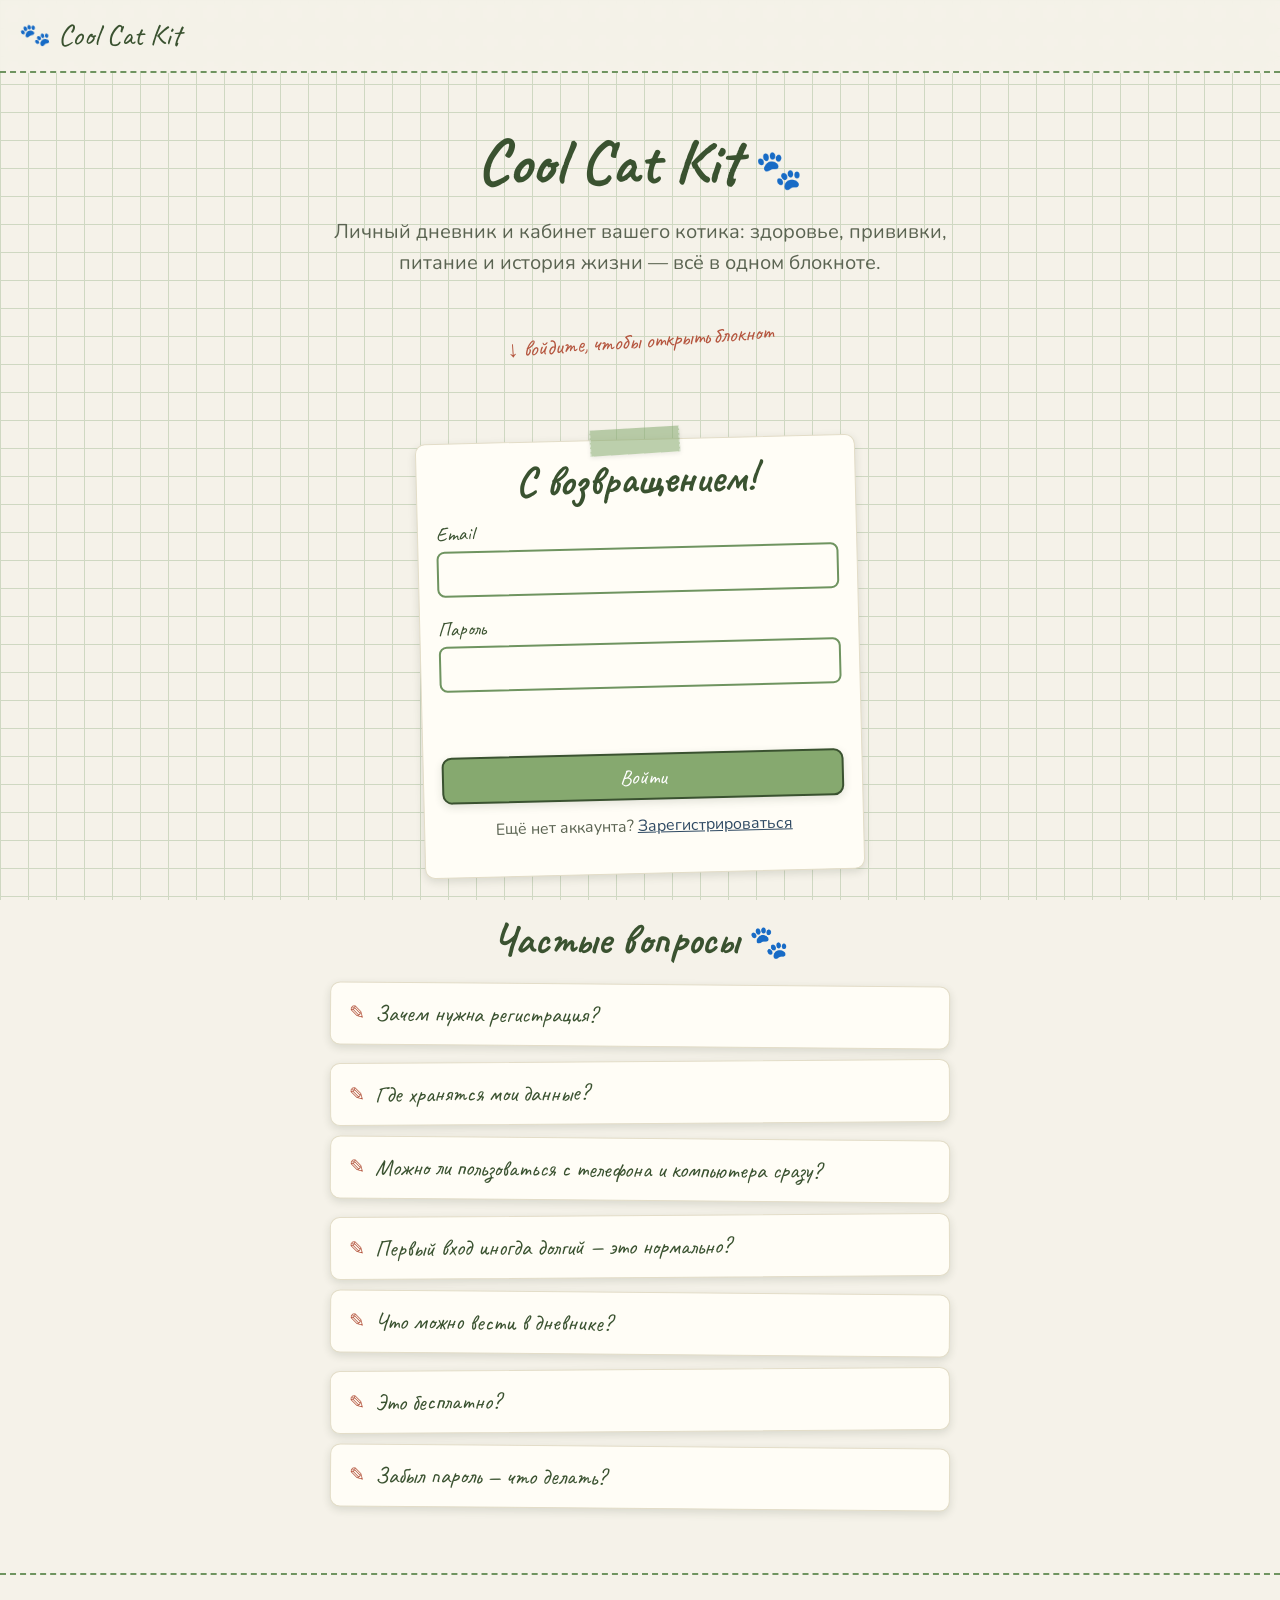
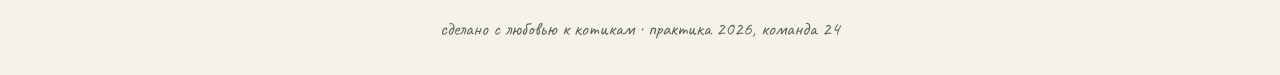
<file: index.html>
<!DOCTYPE html>
<html lang="ru">
<head>
  <meta charset="UTF-8">
  <meta name="viewport" content="width=device-width, initial-scale=1.0">
  <title>Cool Cat Kit — дневник вашего котика</title>
  <link rel="preconnect" href="https://fonts.googleapis.com">
  <link rel="preconnect" href="https://fonts.gstatic.com" crossorigin>
  <link href="https://fonts.googleapis.com/css2?family=Caveat:wght@500;700&family=Nunito:wght@400;600;800&display=swap" rel="stylesheet">
  <link rel="stylesheet" href="css/style.css?v=13">
</head>
<body data-page="index">
  <main class="wrap">
    <section class="hero">
      <h1>Cool Cat Kit <span class="paw" style="font-size:2.4rem">🐾</span></h1>
      <p class="sub">Личный дневник и кабинет вашего котика: здоровье, прививки, питание и история жизни — всё в одном блокноте.</p>
      <p class="doodle">↓ войдите, чтобы открыть блокнот</p>
    </section>
    <div id="authMount"></div>

    <section class="faq" id="faq">
      <h2 class="faq-title">Частые вопросы <span class="paw">🐾</span></h2>

      <div class="faq-item">
        <button class="faq-q" type="button">Зачем нужна регистрация?</button>
        <div class="faq-a"><p>Аккаунт нужен, чтобы дневник, прививки, календарь и история жизни котика
          хранились отдельно для каждого хозяина. А ещё — чтобы войти с любого устройства
          и увидеть те же данные.</p></div>
      </div>

      <div class="faq-item">
        <button class="faq-q" type="button">Где хранятся мои данные?</button>
        <div class="faq-a"><p>На защищённом сервере в базе данных, привязанной к вашему аккаунту.
          Доступ — только после входа по логину и паролю; пароль хранится в зашифрованном виде.
          В браузере остаётся лишь токен входа.</p></div>
      </div>

      <div class="faq-item">
        <button class="faq-q" type="button">Можно ли пользоваться с телефона и компьютера сразу?</button>
        <div class="faq-a"><p>Да. Данные лежат на сервере, поэтому вы входите в один и тот же аккаунт
          с любого устройства и видите одни и те же записи — всё синхронизируется автоматически.</p></div>
      </div>

      <div class="faq-item">
        <button class="faq-q" type="button">Первый вход иногда долгий — это нормально?</button>
        <div class="faq-a"><p>Да. Сервер на бесплатном хостинге «засыпает» при простое, и первый запрос
          после паузы может занять до минуты, пока он просыпается. Дальше всё работает быстро.</p></div>
      </div>

      <div class="faq-item">
        <button class="faq-q" type="button">Что можно вести в дневнике?</button>
        <div class="faq-a"><p>Паспорт котика, заметки о здоровье и прививках с напоминаниями, события
          в календаре, график веса, калькулятор корма и советы по кормам, ленту историй с фото,
          справочник пород и подборку мемов — всё в одном блокноте.</p></div>
      </div>

      <div class="faq-item">
        <button class="faq-q" type="button">Это бесплатно?</button>
        <div class="faq-a"><p>Да, полностью. Cool Cat Kit — учебный дневник для котика, без оплат,
          подписок и рекламы.</p></div>
      </div>

      <div class="faq-item">
        <button class="faq-q" type="button">Забыл пароль — что делать?</button>
        <div class="faq-a"><p>Автоматического сброса пароля пока нет. Если потеряли доступ — заведите новый
          аккаунт на другой email. Восстановление по почте планируется добавить позже.</p></div>
      </div>
    </section>
  </main>

  <footer class="foot">сделано с любовью к котикам · практика 2026, команда 24</footer>

  <script src="js/app.js?v=13"></script>
  <script src="js/pages.js?v=13"></script>
</body>
</html>
</file>
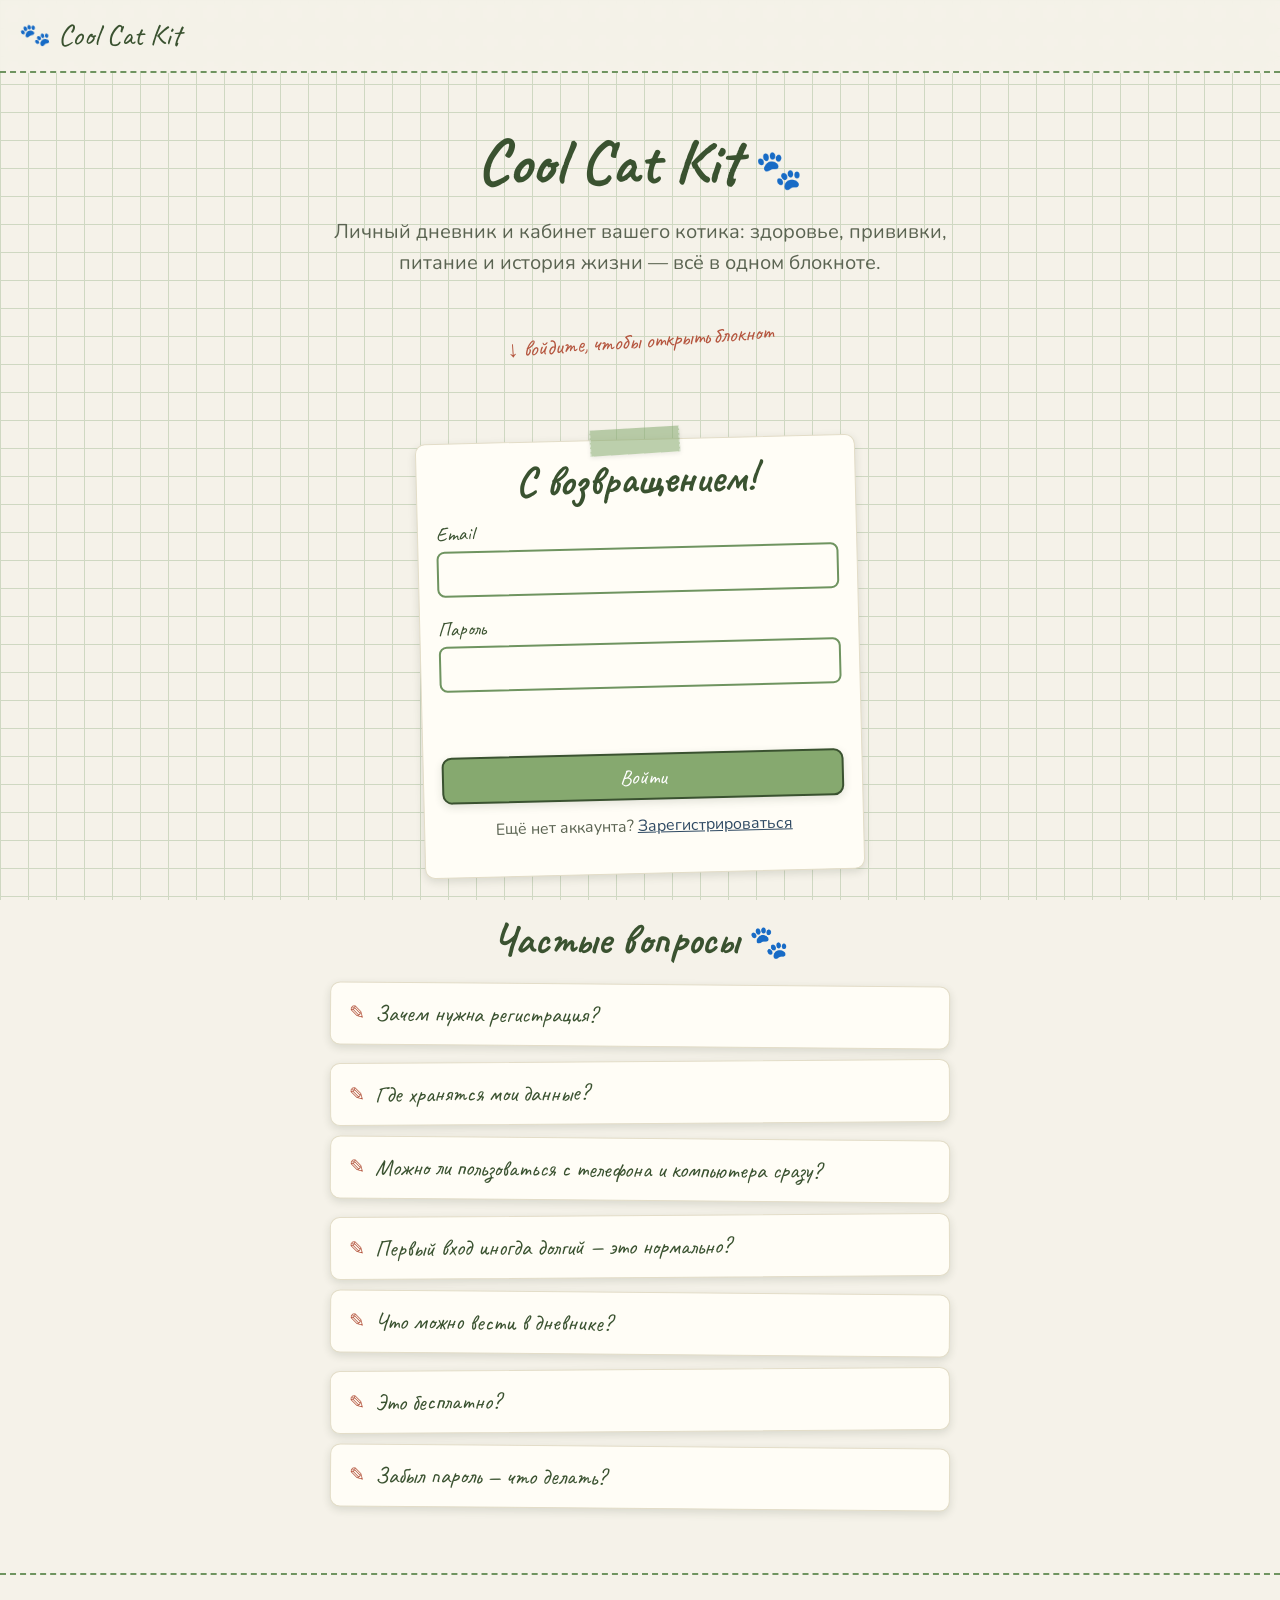
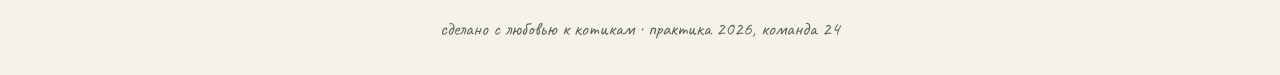
<file: pages/breeds.html>
<!DOCTYPE html>
<html lang="ru">
<head>
  <meta charset="UTF-8">
  <meta name="viewport" content="width=device-width, initial-scale=1.0">
  <title>Породы — Cool Cat Kit</title>
  <link rel="preconnect" href="https://fonts.googleapis.com">
  <link rel="preconnect" href="https://fonts.gstatic.com" crossorigin>
  <link href="https://fonts.googleapis.com/css2?family=Caveat:wght@500;700&family=Nunito:wght@400;600;800&display=swap" rel="stylesheet">
  <link rel="stylesheet" href="../css/style.css?v=13">
</head>
<body data-page="breeds">
  <main class="wrap">
    <div class="section-head">
      <h1>Породы котиков</h1>
    </div>
    <p class="muted">Нажми на карточку, чтобы открыть подробности: история, характер, питание и здоровье.</p>

    <div class="breed-toolbar">
      <input id="breedSearch" type="search" placeholder="🔎 поиск по названию или характеру…" autocomplete="off">
      <span class="breed-count muted" id="breedCount"></span>
    </div>

    <section class="breed-grid" id="breedGrid"></section>
    <p class="empty" id="breedEmpty" hidden>Ничего не нашлось 🐾 попробуй другое слово</p>
  </main>

  <!-- модальное окно с деталями породы -->
  <div class="modal-backdrop" id="breedModal">
    <div class="modal">
      <button class="close" id="breedClose">&times;</button>
      <div id="breedModalBody"></div>
    </div>
  </div>

  <footer class="foot">выбирай породу с умом 🐾</footer>

  <script src="../js/data.js?v=13"></script>
  <script src="../js/app.js?v=13"></script>
  <script src="../js/pages.js?v=13"></script>
</body>
</html>
</file>
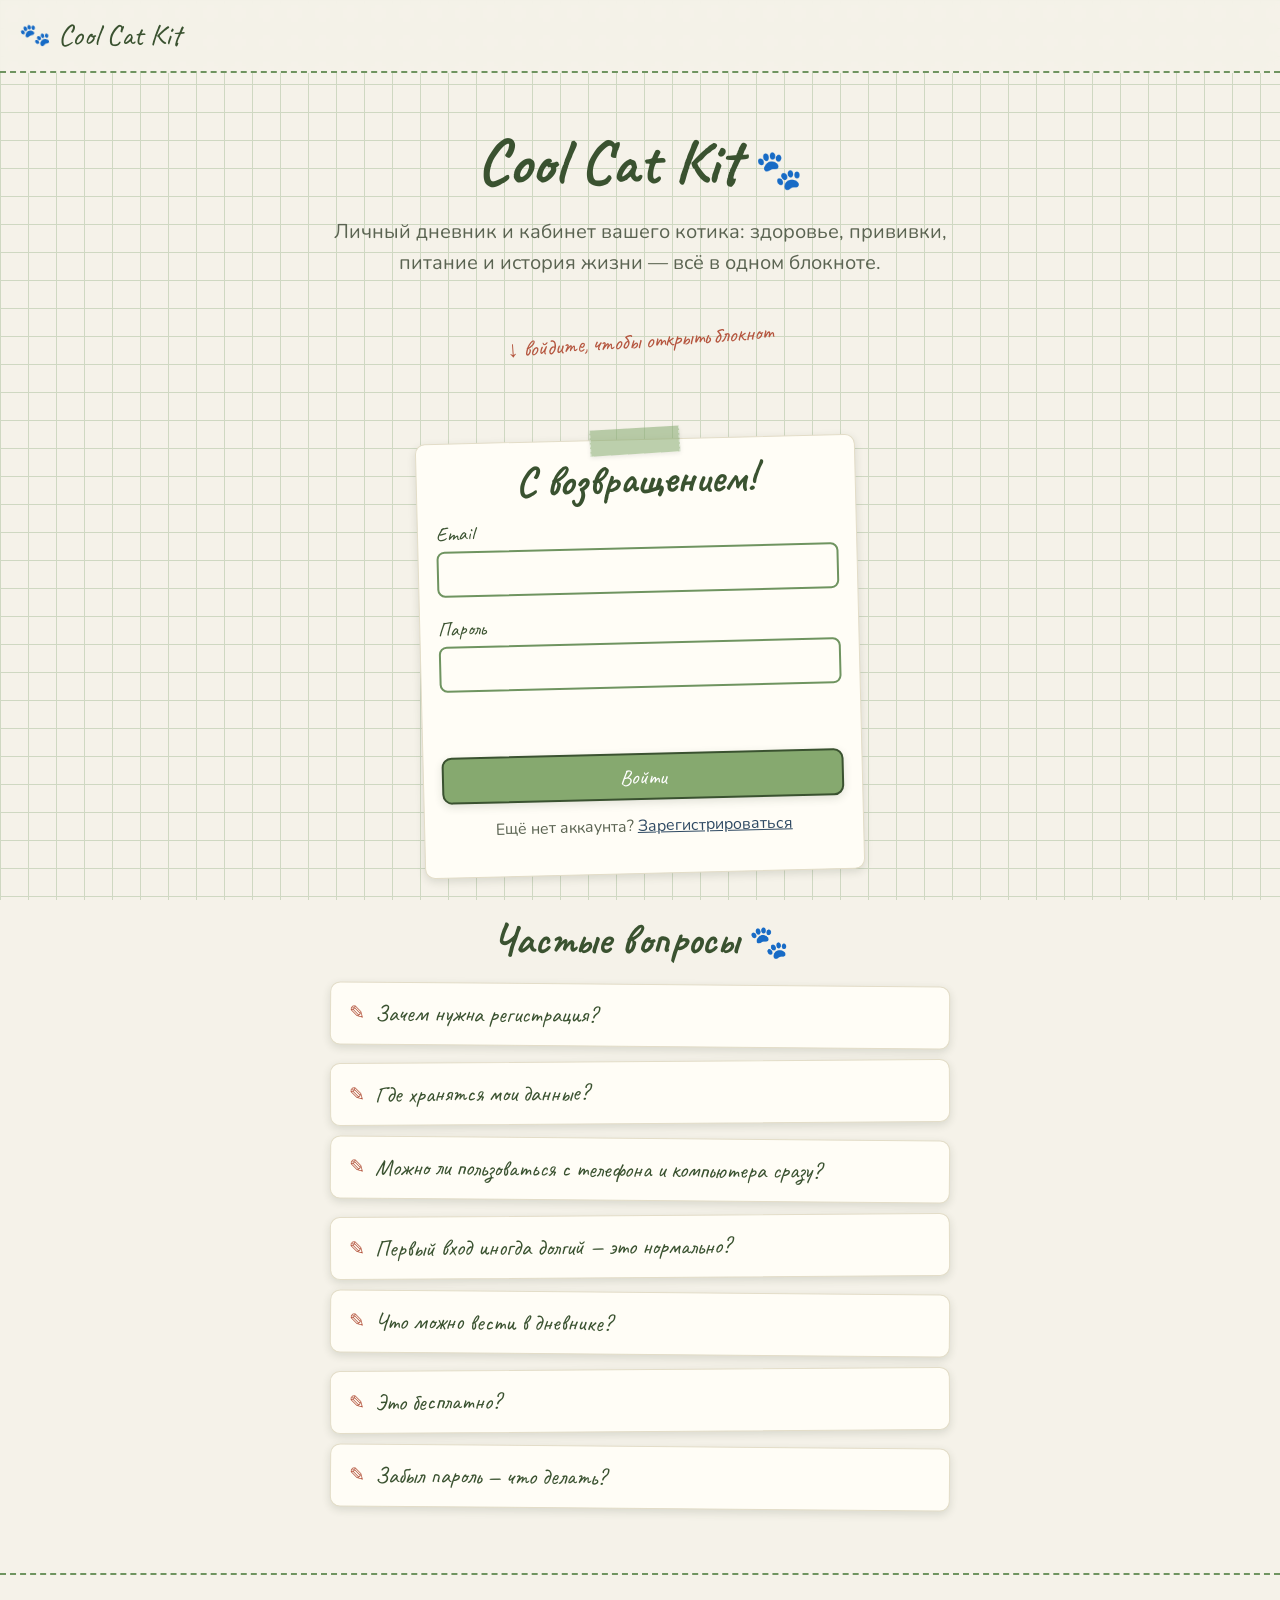
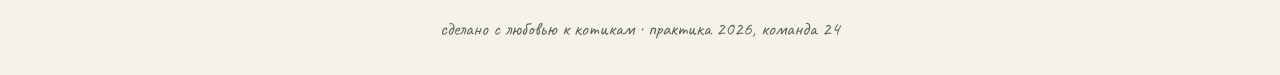
<file: pages/calendar.html>
<!DOCTYPE html>
<html lang="ru">
<head>
  <meta charset="UTF-8">
  <meta name="viewport" content="width=device-width, initial-scale=1.0">
  <title>Календарь — Cool Cat Kit</title>
  <link rel="preconnect" href="https://fonts.googleapis.com">
  <link rel="preconnect" href="https://fonts.gstatic.com" crossorigin>
  <link href="https://fonts.googleapis.com/css2?family=Caveat:wght@500;700&family=Nunito:wght@400;600;800&display=swap" rel="stylesheet">
  <link rel="stylesheet" href="../css/style.css?v=13">
</head>
<body data-page="calendar">
  <main class="wrap">
    <div class="section-head">
      <h1>Календарь</h1>
    </div>
    <p class="muted">Нажми на любой день, чтобы добавить напоминание или заметку. Цветные точки — прививки 💉, лечение 🩺 и напоминания 🔔.</p>

    <div class="cal-head">
      <button class="btn btn--ghost btn--sm" id="calPrev">←</button>
      <h2 id="calTitle"></h2>
      <button class="btn btn--ghost btn--sm" id="calNext">→</button>
    </div>

    <section class="cal-grid" id="calGrid"></section>
  </main>

  <footer class="foot">для важных дат — ваших и вашего котика 📅</footer>

  <script src="../js/app.js?v=13"></script>
  <script src="../js/pages.js?v=13"></script>
</body>
</html>
</file>
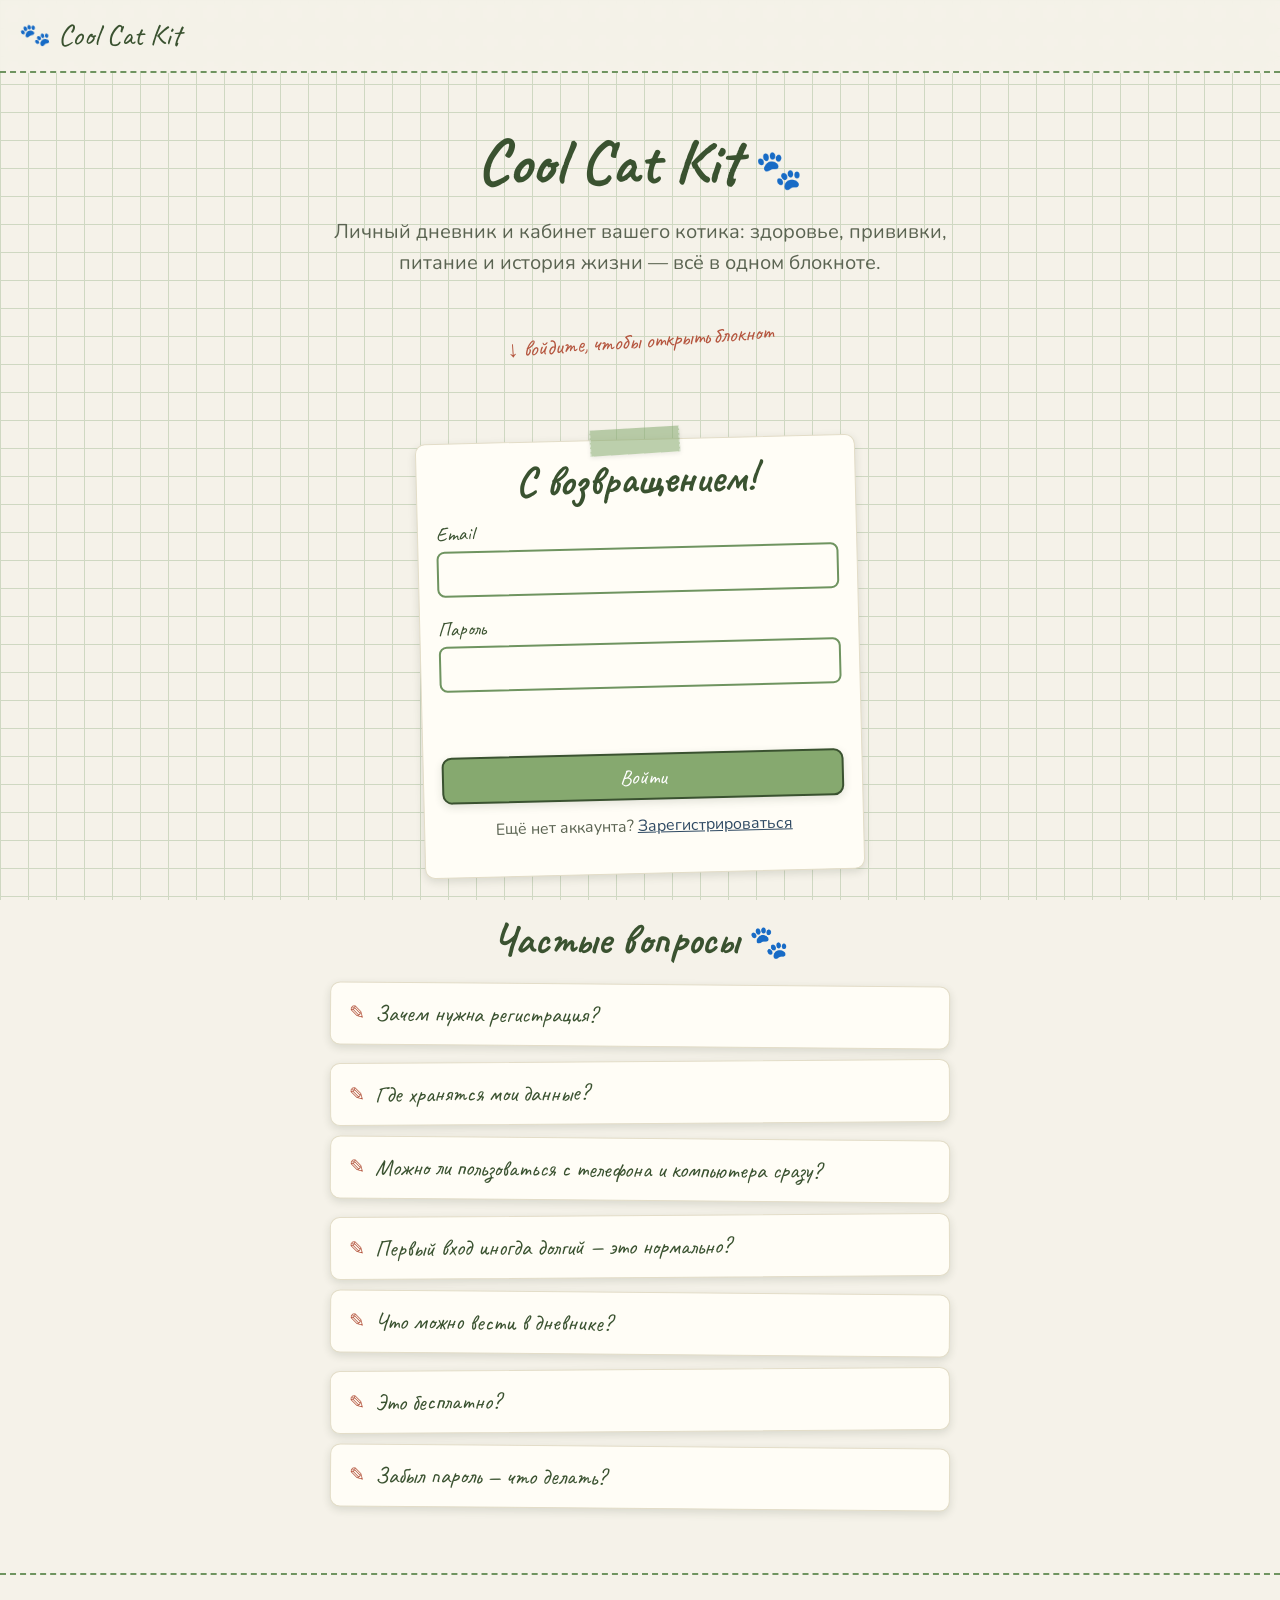
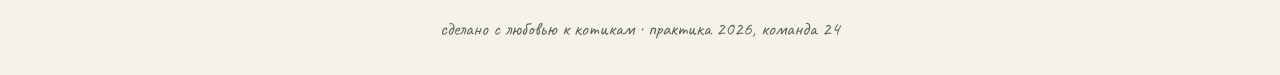
<file: pages/food-tips.html>
<!DOCTYPE html>
<html lang="ru">
<head>
  <meta charset="UTF-8">
  <meta name="viewport" content="width=device-width, initial-scale=1.0">
  <title>Советы по еде — Cool Cat Kit</title>
  <link rel="preconnect" href="https://fonts.googleapis.com">
  <link rel="preconnect" href="https://fonts.gstatic.com" crossorigin>
  <link href="https://fonts.googleapis.com/css2?family=Caveat:wght@500;700&family=Nunito:wght@400;600;800&display=swap" rel="stylesheet">
  <link rel="stylesheet" href="../css/style.css?v=13">
</head>
<body data-page="food-tips">
  <main class="wrap">
    <div class="section-head">
      <h1>Советы по еде</h1>
      <span class="spacer"></span>
      <a class="btn btn--teal btn--sm" href="food.html">🧮 калькулятор корма</a>
    </div>
    <p class="muted">Подборка кормов разных классов. Нажми на карточку, чтобы открыть состав и цену. Ниже — таблица отличий по классам.</p>

    <section class="food-grid" id="foodGrid"></section>

    <section class="food-compare" id="foodCompare"></section>
  </main>

  <!-- модальное окно с деталями корма -->
  <div class="modal-backdrop" id="foodModal">
    <div class="modal">
      <button class="close" id="foodClose">&times;</button>
      <div id="foodModalBody"></div>
    </div>
  </div>

  <footer class="foot">кормим с умом, любим без меры 🍗</footer>

  <script src="../js/data.js?v=13"></script>
  <script src="../js/app.js?v=13"></script>
  <script src="../js/pages.js?v=13"></script>
</body>
</html>
</file>
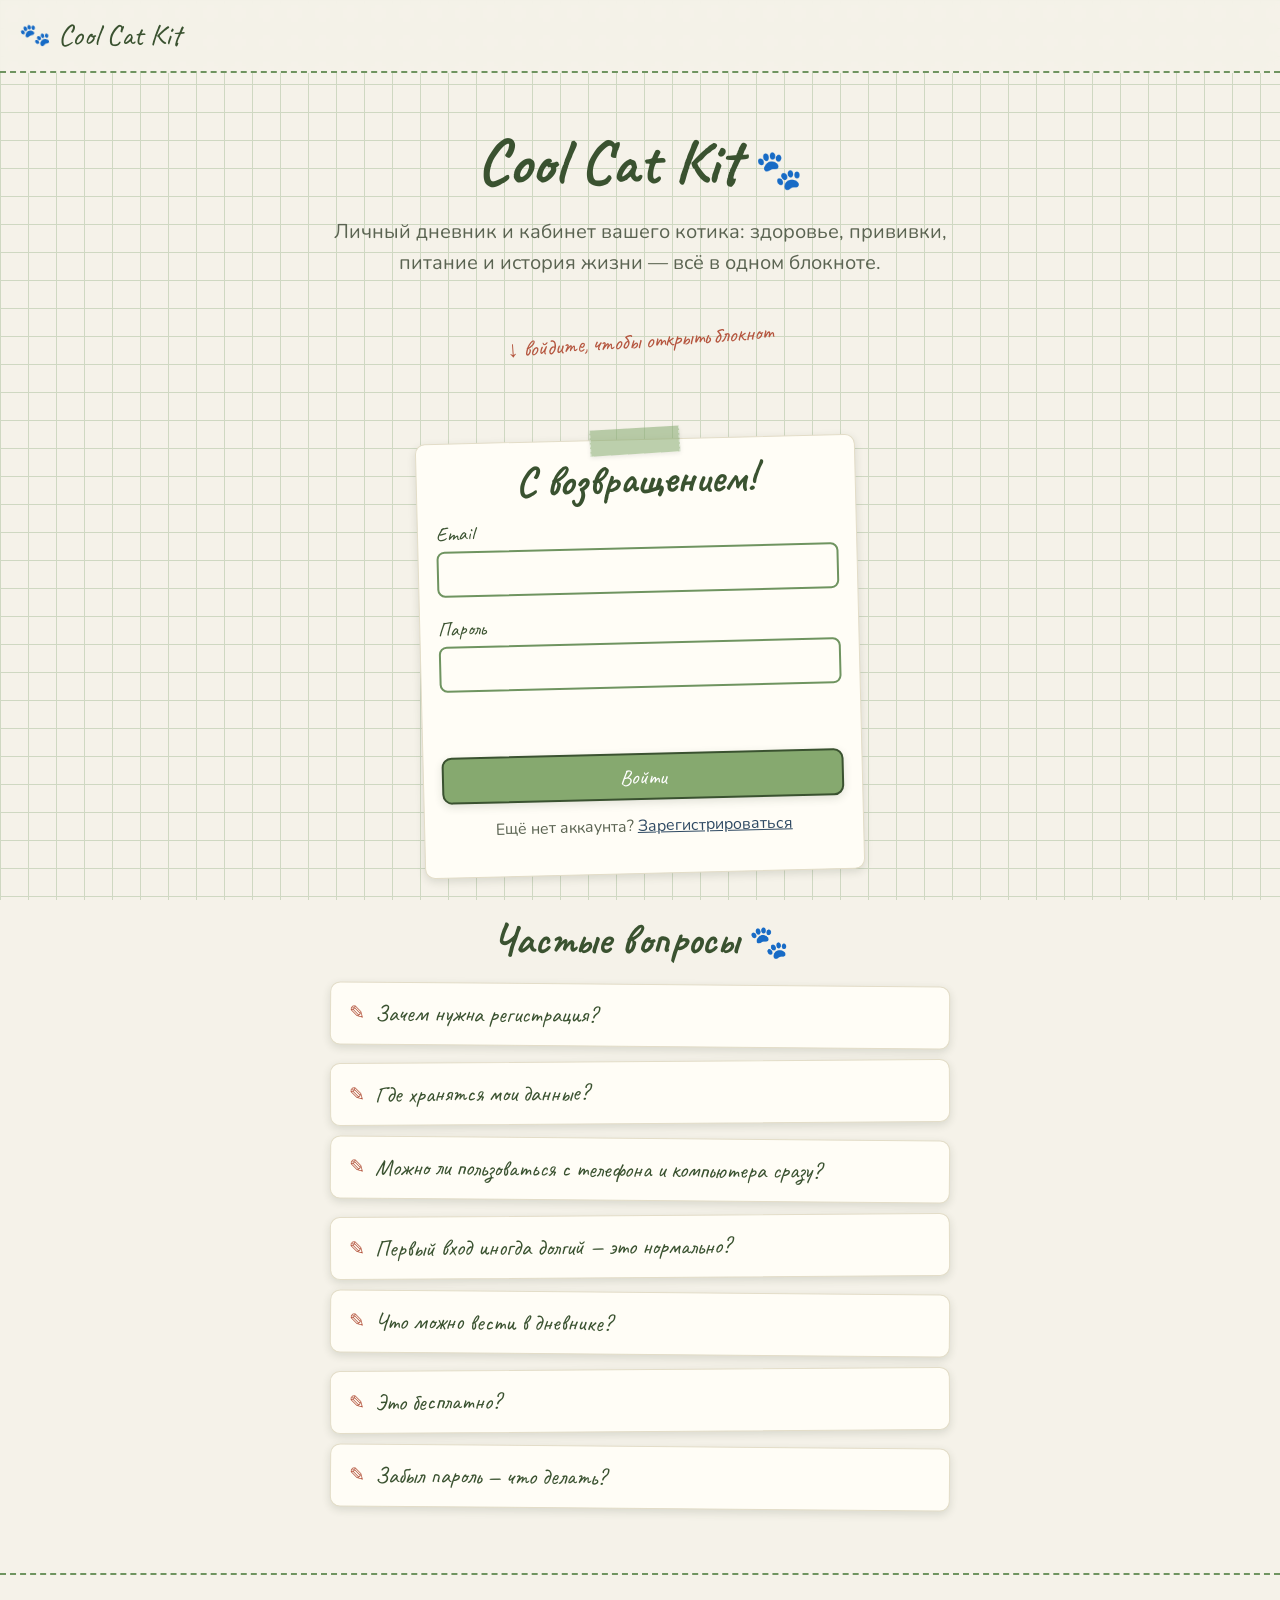
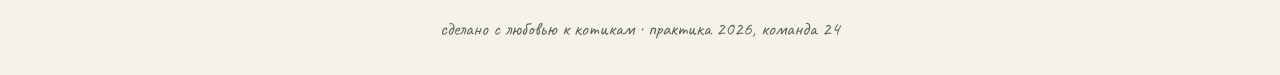
<file: pages/food.html>
<!DOCTYPE html>
<html lang="ru">
<head>
  <meta charset="UTF-8">
  <meta name="viewport" content="width=device-width, initial-scale=1.0">
  <title>Советы по еде — Cool Cat Kit</title>
  <link rel="preconnect" href="https://fonts.googleapis.com">
  <link rel="preconnect" href="https://fonts.gstatic.com" crossorigin>
  <link href="https://fonts.googleapis.com/css2?family=Caveat:wght@500;700&family=Nunito:wght@400;600;800&display=swap" rel="stylesheet">
  <link rel="stylesheet" href="../css/style.css?v=13">
</head>
<body data-page="food">
  <main class="wrap">
    <div class="section-head"><h1>Калькулятор корма</h1></div>
    <p class="muted">Прикидываем суточную норму по ветеринарной формуле (RER → суточная энергия). Это ориентир, а не замена совету ветеринара.</p>

    <div class="food-layout">
      <div class="card card--tilt-l">
        <span class="tape"></span>
        <h3>Параметры котика</h3>
        <form id="foodForm">
          <div class="field"><label>Вес, кг</label>
            <input name="kg" type="number" step="0.1" min="0.3" max="30" required placeholder="4.2">
          </div>
          <div class="field"><label>Возраст / стадия</label>
            <select name="stage">
              <option value="kitten">Котёнок (до 1 года)</option>
              <option value="adult" selected>Взрослый</option>
              <option value="senior">Пожилой (7+ лет)</option>
            </select>
          </div>
          <div class="field"><label>Активность</label>
            <select name="activity">
              <option value="low">Малоподвижный / домосед</option>
              <option value="normal" selected>Обычная</option>
              <option value="high">Активный / много играет</option>
            </select>
          </div>
          <div class="field"><label>Стерилизация</label>
            <select name="neutered">
              <option value="yes" selected>Стерилизован / кастрирован</option>
              <option value="no">Нет</option>
            </select>
          </div>
          <div class="field"><label>Калорийность корма, ккал / 100 г <span class="muted">(с пачки)</span></label>
            <input name="kcal" type="number" step="1" min="50" max="600" value="360">
          </div>
          <button class="btn btn--block" type="submit">Рассчитать</button>
        </form>
      </div>

      <div class="card food-result card--tilt-r" id="foodResult">
        <span class="tape tape--blue"></span>
        <h3>Суточная норма</h3>
        <div id="foodOut"><p class="muted">Заполни параметры и нажми «Рассчитать».</p></div>
      </div>
    </div>
  </main>

  <footer class="foot">кормим с умом, любим без меры 🍗</footer>

  <script src="../js/app.js?v=13"></script>
  <script src="../js/pages.js?v=13"></script>
</body>
</html>
</file>
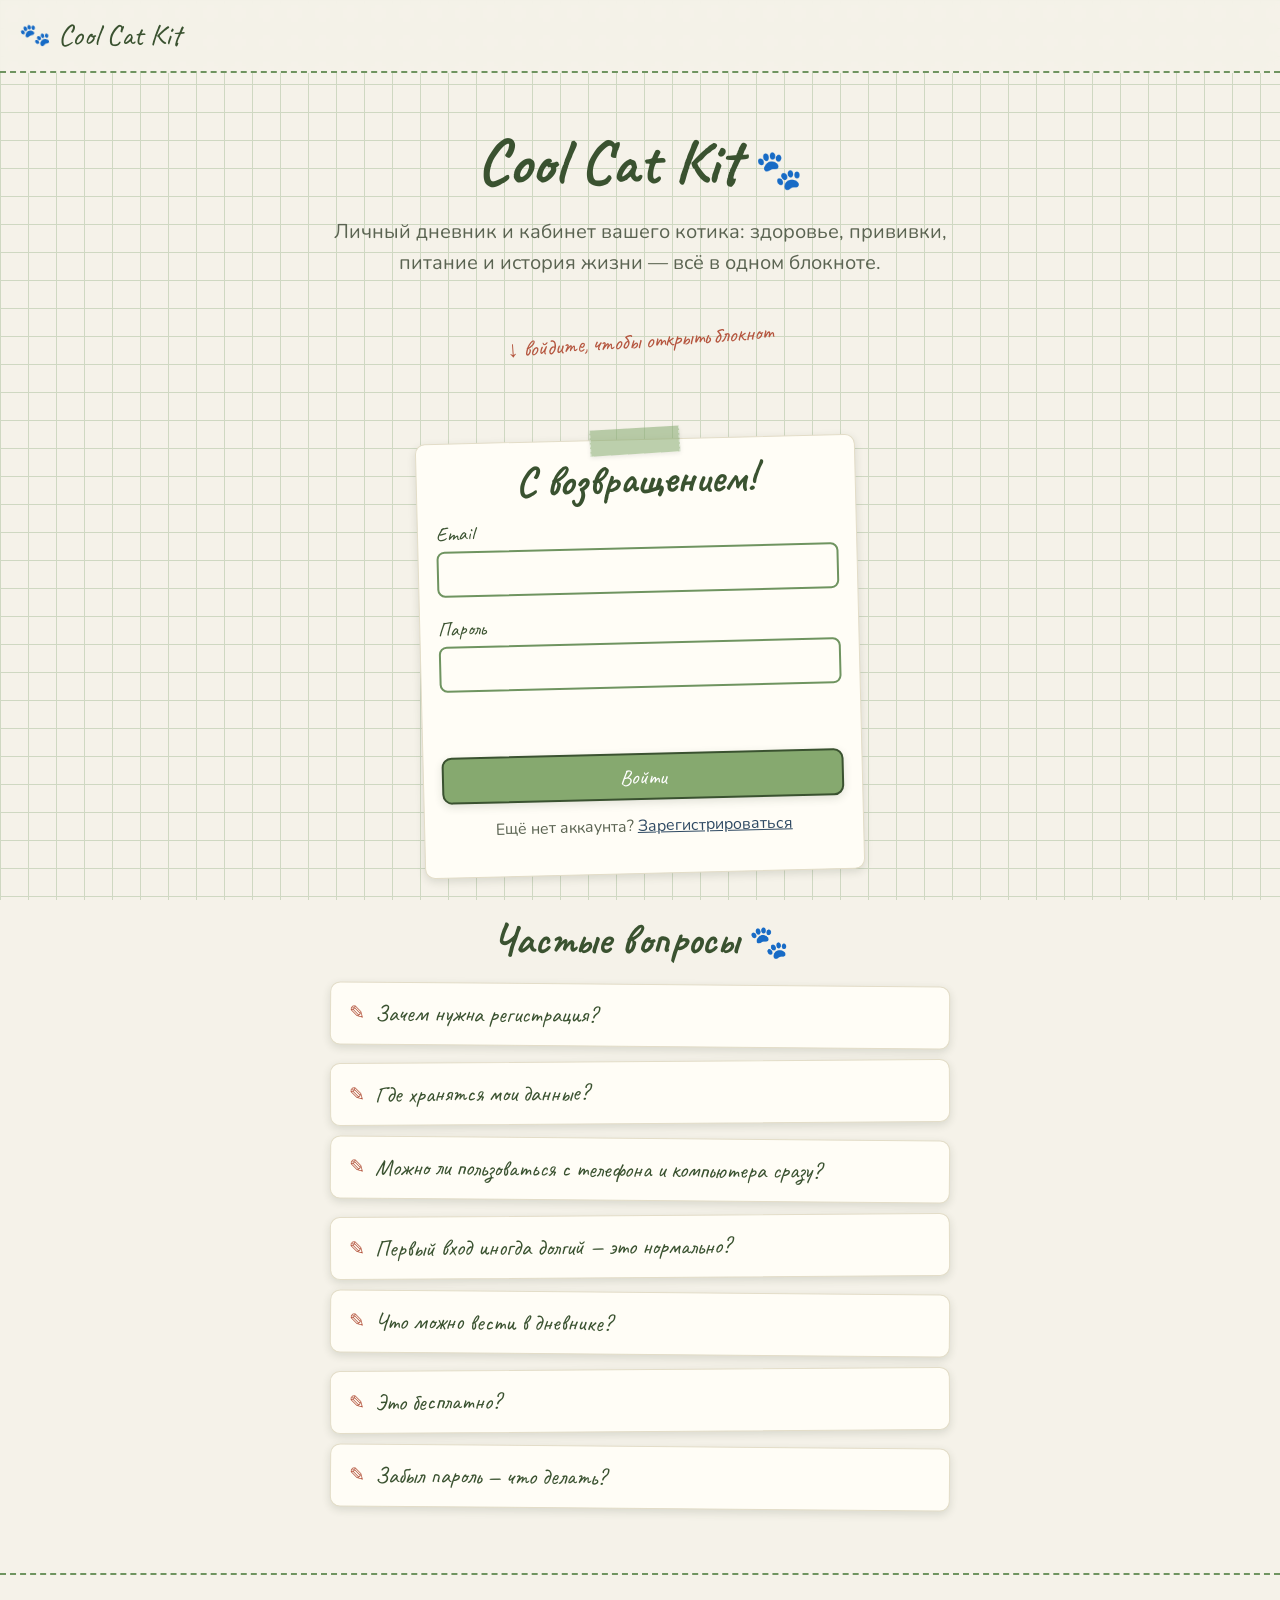
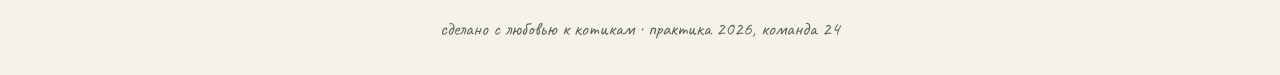
<file: pages/history.html>
<!DOCTYPE html>
<html lang="ru">
<head>
  <meta charset="UTF-8">
  <meta name="viewport" content="width=device-width, initial-scale=1.0">
  <title>История котика — Cool Cat Kit</title>
  <link rel="preconnect" href="https://fonts.googleapis.com">
  <link rel="preconnect" href="https://fonts.gstatic.com" crossorigin>
  <link href="https://fonts.googleapis.com/css2?family=Caveat:wght@500;700&family=Nunito:wght@400;600;800&display=swap" rel="stylesheet">
  <link rel="stylesheet" href="../css/style.css?v=13">
</head>
<body data-page="history">
  <main class="wrap">
    <div class="section-head">
      <h1>История вашего котика</h1>
    </div>
    <p class="muted">Лента моментов из жизни — как стена в инсте. Добавляй текст и фото.</p>

    <div class="card card--tilt-l" style="max-width:640px;margin:22px auto">
      <span class="clip"></span>
      <h3>Новый момент</h3>
      <form id="postForm">
        <div class="field"><textarea name="text" placeholder="Сегодня впервые поймал лазерную точку... почти 🐾"></textarea></div>
        <div class="field">
          <label class="btn btn--ghost btn--sm" style="display:inline-flex">
            📷 добавить фото
            <input id="postImg" type="file" accept="image/*" hidden>
          </label>
          <span class="hand muted" id="postImgName" style="margin-left:8px"></span>
        </div>
        <button class="btn" type="submit">Опубликовать</button>
      </form>
    </div>

    <section class="feed" id="feed"></section>
  </main>

  <footer class="foot">каждый день — отдельная страница 📖</footer>

  <script src="../js/app.js?v=13"></script>
  <script src="../js/pages.js?v=13"></script>
</body>
</html>
</file>
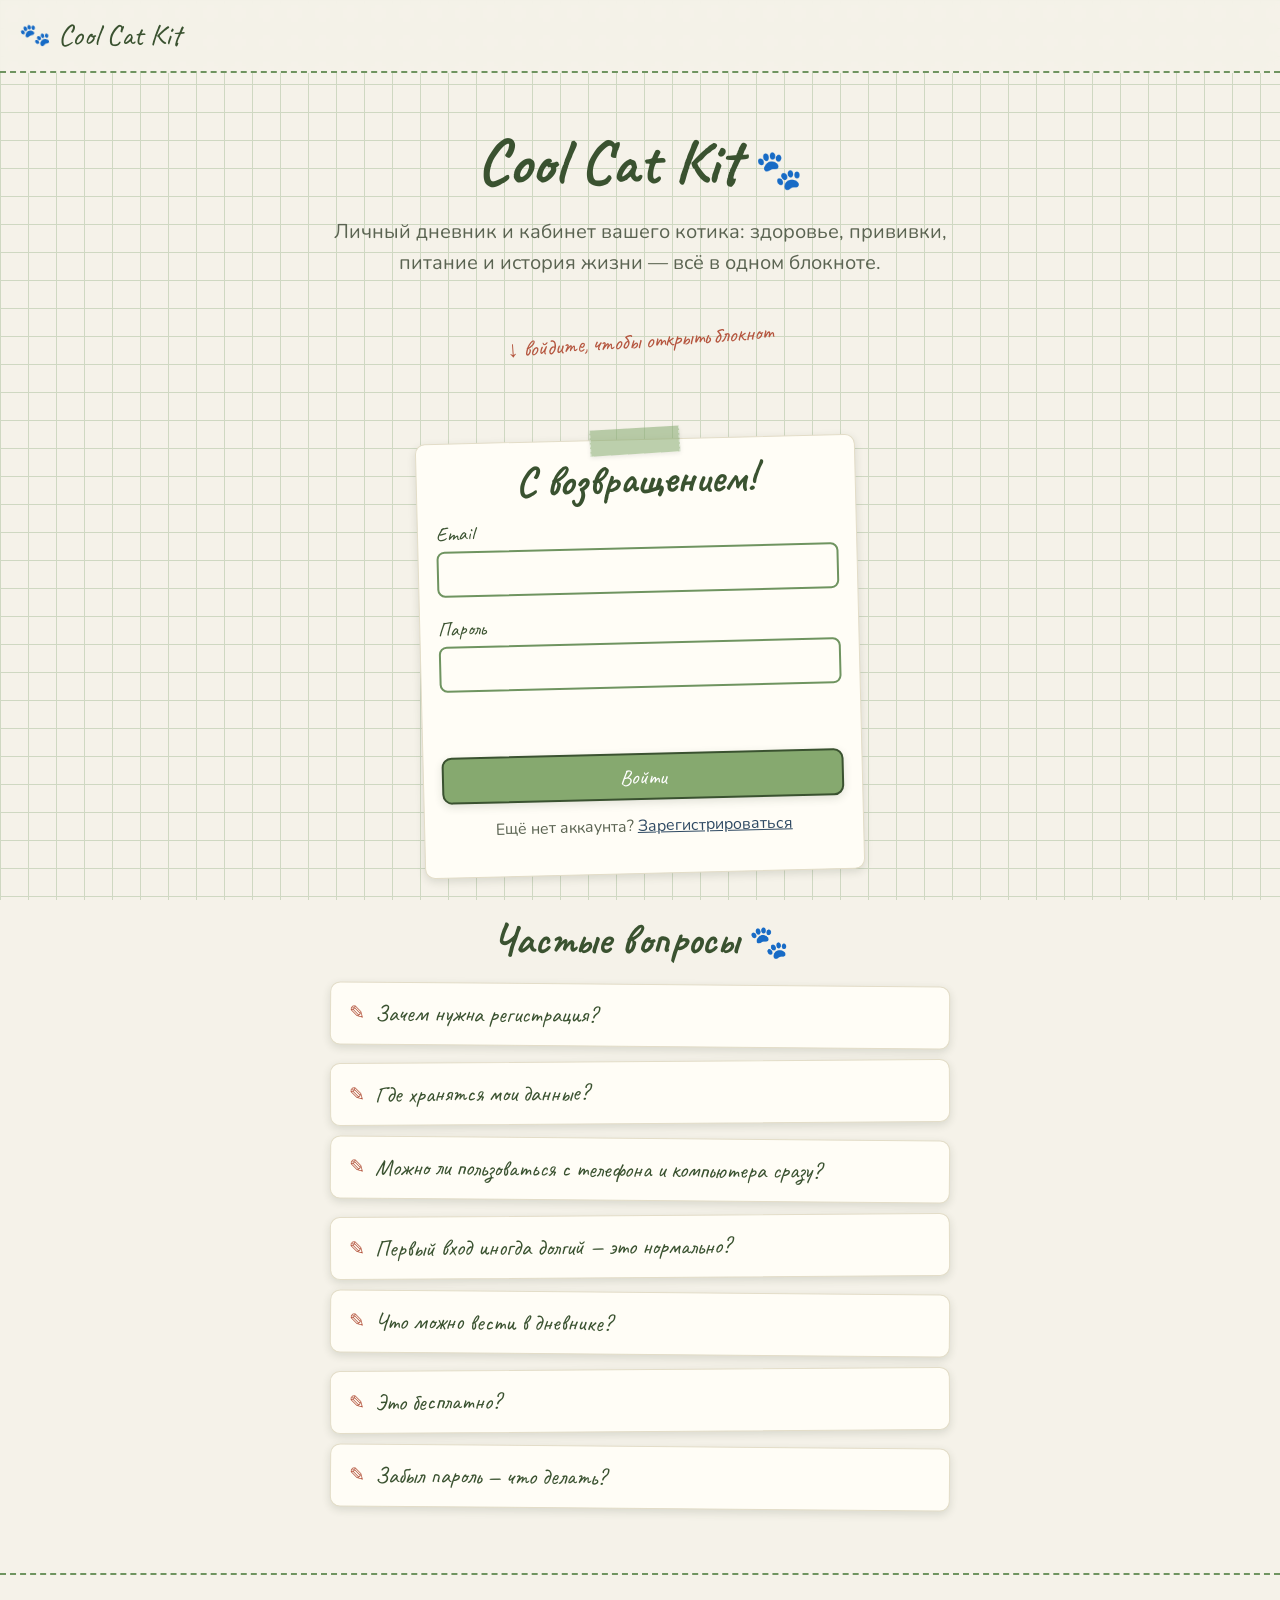
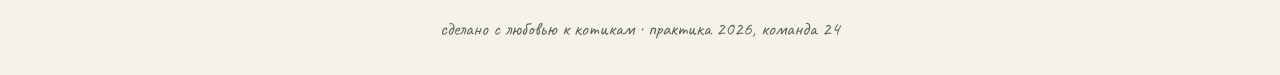
<file: pages/home.html>
<!DOCTYPE html>
<html lang="ru">
<head>
  <meta charset="UTF-8">
  <meta name="viewport" content="width=device-width, initial-scale=1.0">
  <title>Главная — Cool Cat Kit</title>
  <link rel="preconnect" href="https://fonts.googleapis.com">
  <link rel="preconnect" href="https://fonts.gstatic.com" crossorigin>
  <link href="https://fonts.googleapis.com/css2?family=Caveat:wght@500;700&family=Nunito:wght@400;600;800&display=swap" rel="stylesheet">
  <link rel="stylesheet" href="../css/style.css?v=13">
</head>
<body data-page="home">
  <main class="wrap">
    <section class="hero">
      <h1 id="greeting">Привет!</h1>
      <p class="sub" id="catLine"></p>
      <p class="doodle">↓ выбери раздел блокнота</p>
    </section>

    <div id="dashboard"></div>

    <div class="cabinet-group">
      <div class="group-head">
        <h2>Персональные разделы</h2>
      </div>
      <section class="tiles">
        <a class="tile t-medical" href="medical.html">
          <span class="emoji">💉</span>
          <h3>Медицина и прививки</h3>
          <p>Записи о здоровье и прививках. Привязка к календарю.</p>
          <span class="go">открыть →</span>
        </a>
        <a class="tile t-calendar" href="calendar.html">
          <span class="emoji">📅</span>
          <h3>Календарь</h3>
          <p>Напоминания и заметки по дням.</p>
          <span class="go">открыть →</span>
        </a>
        <a class="tile t-weight" href="weight.html">
          <span class="emoji">⚖️</span>
          <h3>Вес котика</h3>
          <p>Трекер веса с графиком по месяцам.</p>
          <span class="go">открыть →</span>
        </a>
        <a class="tile t-history" href="history.html">
          <span class="emoji">📖</span>
          <h3>История вашего котика</h3>
          <p>Лента моментов: текст и фотографии.</p>
          <span class="go">открыть →</span>
        </a>
        <a class="tile t-food" href="food.html">
          <span class="emoji">🍗</span>
          <h3>Калькулятор корма</h3>
          <p>Суточная норма по весу, возрасту и активности.</p>
          <span class="go">открыть →</span>
        </a>
      </section>
    </div>

    <div class="cabinet-group" id="refGroup">
      <div class="group-head">
        <div class="group-head-text">
          <h2>Общая информация</h2>
        </div>
        <button class="btn btn--ghost btn--sm group-toggle" id="refToggle" aria-expanded="true">свернуть ▲</button>
      </div>
      <div class="tiles-wrap">
      <section class="tiles">
        <a class="tile t-breeds" href="breeds.html">
          <span class="emoji">🐈</span>
          <h3>Породы</h3>
          <p>Справочник пород: характер, питание, здоровье.</p>
          <span class="go">открыть →</span>
        </a>
        <a class="tile t-foodtips" href="food-tips.html">
          <span class="emoji">🍗</span>
          <h3>Советы по еде</h3>
          <p>Подбор и сравнение кормов. Скоро наполним.</p>
          <span class="go">открыть →</span>
        </a>
        <a class="tile t-memes" href="memes.html">
          <span class="emoji">😹</span>
          <h3>Мемы про котиков</h3>
          <p>Немного хорошего настроения. Опционально.</p>
          <span class="go">открыть →</span>
        </a>
      </section>
      </div>
    </div>
  </main>

  <footer class="foot">Cool Cat Kit · твой котик заслуживает блокнот 🐾</footer>

  <script src="../js/data.js?v=13"></script>
  <script src="../js/app.js?v=13"></script>
  <script src="../js/pages.js?v=13"></script>
</body>
</html>
</file>
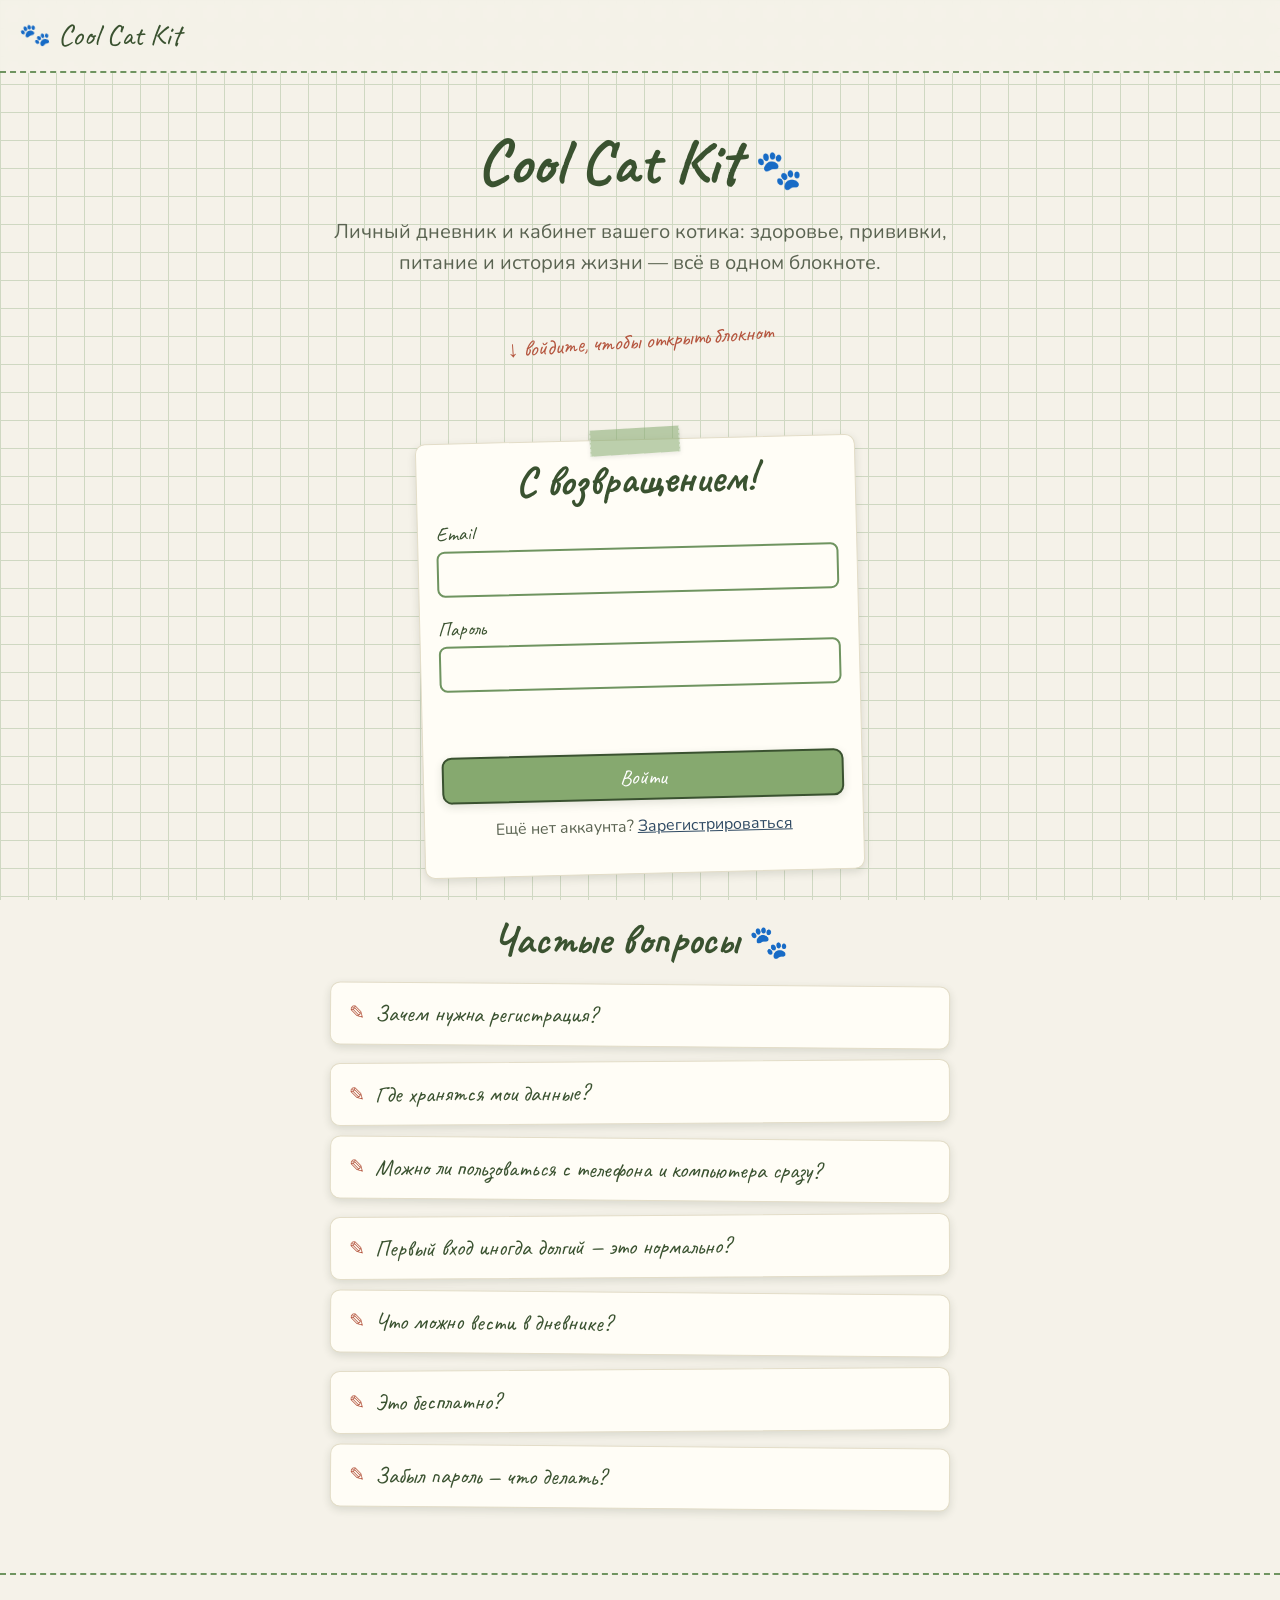
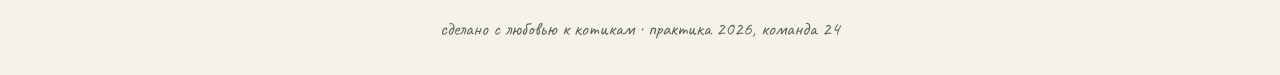
<file: pages/medical.html>
<!DOCTYPE html>
<html lang="ru">
<head>
  <meta charset="UTF-8">
  <meta name="viewport" content="width=device-width, initial-scale=1.0">
  <title>Медицина и прививки — Cool Cat Kit</title>
  <link rel="preconnect" href="https://fonts.googleapis.com">
  <link rel="preconnect" href="https://fonts.gstatic.com" crossorigin>
  <link href="https://fonts.googleapis.com/css2?family=Caveat:wght@500;700&family=Nunito:wght@400;600;800&display=swap" rel="stylesheet">
  <link rel="stylesheet" href="../css/style.css?v=13">
</head>
<body data-page="medical">
  <main class="wrap">
    <div class="section-head">
      <h1>Медицина и прививки</h1>
      <span class="spacer"></span>
      <a class="btn btn--teal btn--sm" href="calendar.html">📅 В календарь</a>
    </div>
    <p class="muted">Это записи, а не календарь. У записи можно указать дату — тогда она появится в календаре.</p>

    <div class="card card--tilt-r" style="margin:22px 0">
      <span class="tape tape--blue"></span>
      <h3>Новая запись</h3>
      <form id="noteForm">
        <div class="field">
          <label>Тип</label>
          <select name="kind">
            <option value="vaccine">💉 Прививка</option>
            <option value="med">🩺 Медицина / лечение</option>
            <option value="note">📝 Просто заметка</option>
          </select>
        </div>
        <div class="field"><label>Заголовок</label><input name="title" required placeholder="Прививка от бешенства"></div>
        <div class="field"><label>Подробности</label><textarea name="body" placeholder="Клиника, врач, реакция, дозировка..."></textarea></div>
        <div class="field-row">
          <div class="field"><label>Дата (для календаря)</label><input name="date" type="date"></div>
          <div class="field" id="repeatField"><label>Повтор прививки</label>
            <select name="repeatM">
              <option value="0">Без повтора</option>
              <option value="12">Раз в год</option>
              <option value="36">Раз в 3 года</option>
            </select>
          </div>
        </div>
        <button class="btn btn--block" type="submit">Сохранить запись</button>
      </form>
    </div>

    <div class="note-filters" id="noteFilters">
      <button class="chip active" data-filter="all">Все</button>
      <button class="chip" data-filter="vaccine">💉 Прививки</button>
      <button class="chip" data-filter="med">🩺 Лечение</button>
      <button class="chip" data-filter="note">📝 Заметки</button>
    </div>

    <section class="notes-grid" id="notesList"></section>

    <section class="firstaid">
      <h2>🚑 Первая помощь и уход</h2>
      <p class="muted">Задача первой помощи — устранить или временно смягчить воздействие травмирующего фактора и дождаться профессиональной помощи. Памятка не заменяет ветеринара.</p>

      <h3 class="firstaid-sub">Экстренные ситуации</h3>

      <div class="faq-item">
        <button class="faq-q" type="button">🦴 Травмы</button>
        <div class="faq-a"><p>При подозрении на перелом или повреждение внутренних органов (разрыв селезёнки, печени, мочевого пузыря) аккуратно помести котика на твёрдую ровную поверхность и как можно скорее доставь в клинику. При травме позвоночника во время переноски можно закрепить питомца широким поясом или тканью.</p></div>
      </div>

      <div class="faq-item">
        <button class="faq-q" type="button">🩹 Раны</button>
        <div class="faq-a"><p>Неглубокие раны можно обработать антисептиком (например, хлоргексидином или перекисью водорода). При обильном кровотечении — наложить давящую повязку. При повреждении крупной артерии может потребоваться жгут.</p></div>
      </div>

      <div class="faq-item">
        <button class="faq-q" type="button">🔥 Ожоги</button>
        <div class="faq-a"><p>Нужно быстро охладить область ожога прохладной водой. Нельзя мазать обожжённое место без рекомендации ветеринара.</p></div>
      </div>

      <div class="faq-item">
        <button class="faq-q" type="button">☠️ Отравление</button>
        <div class="faq-a"><p>Если котик мог проглотить отравляющее вещество, найди упаковку или образец растения (если грыз растения) и возьми с собой в клинику. После этого следуй указаниям ветеринара.</p></div>
      </div>

      <div class="faq-item">
        <button class="faq-q" type="button">⚡ Поражение электрическим током</button>
        <div class="faq-a"><p>Сначала отключи источник питания, затем отодвинь котика от электроприбора деревянными предметами (не касайся питомца голыми руками). После этого проверь дыхание и сердцебиение и немедленно доставь в клинику.</p></div>
      </div>

      <h3 class="firstaid-sub">Лечение и уход во время болезни</h3>
      <p class="muted">Приступать к полноценной терапии дома можно только после консультации с ветеринаром и под его контролем.</p>

      <div class="faq-item">
        <button class="faq-q" type="button">💊 Что может назначить врач</button>
        <div class="faq-a"><div class="fa-body"><ul>
          <li>противовирусные, антибактериальные или противогрибковые препараты;</li>
          <li>солевые и витаминные растворы;</li>
          <li>антибиотики;</li>
          <li>местные средства для обработки ран, глаз, ушей;</li>
          <li>инфузионную терапию;</li>
          <li>другие процедуры в зависимости от состояния питомца.</li>
        </ul></div></div>
      </div>

      <div class="faq-item">
        <button class="faq-q" type="button">🛏️ Что важно во время лечения</button>
        <div class="faq-a"><div class="fa-body"><ul>
          <li>обеспечить котику покой и комфорт;</li>
          <li>изолировать от других животных, чтобы не заразить их;</li>
          <li>скорректировать питание — качественный корм и чистая вода;</li>
          <li>фиксировать наблюдения: изменения в поведении, движениях, распорядке дня.</li>
        </ul></div></div>
      </div>

      <p class="firstaid-warn">⚠️ Если состояние котика ухудшается — немедленно обратись к ветеринару.</p>
    </section>
  </main>

  <footer class="foot">здоровье котика под контролем 🩺</footer>

  <script src="../js/app.js?v=13"></script>
  <script src="../js/pages.js?v=13"></script>
</body>
</html>
</file>
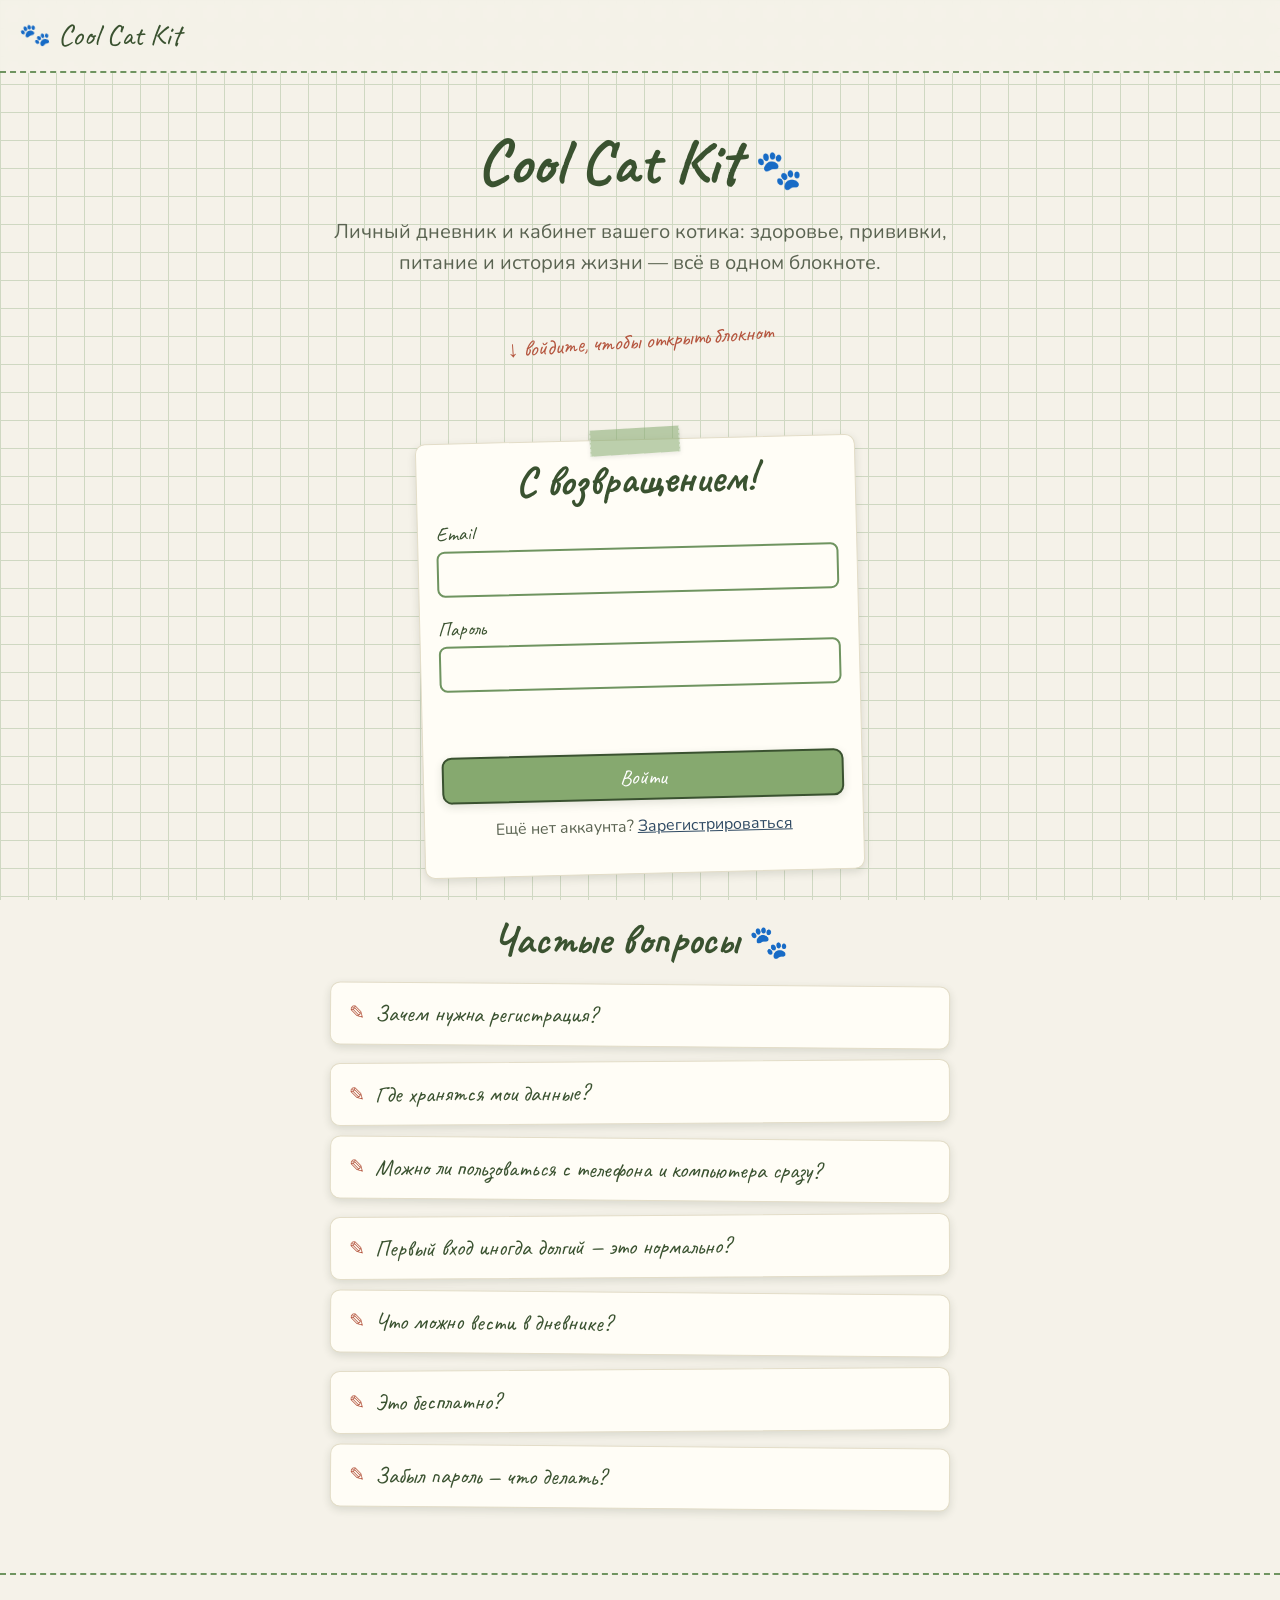
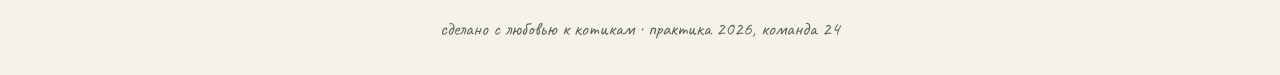
<file: pages/memes.html>
<!DOCTYPE html>
<html lang="ru">
<head>
  <meta charset="UTF-8">
  <meta name="viewport" content="width=device-width, initial-scale=1.0">
  <title>Мемы про котиков — Cool Cat Kit</title>
  <link rel="preconnect" href="https://fonts.googleapis.com">
  <link rel="preconnect" href="https://fonts.gstatic.com" crossorigin>
  <link href="https://fonts.googleapis.com/css2?family=Caveat:wght@500;700&family=Nunito:wght@400;600;800&display=swap" rel="stylesheet">
  <link rel="stylesheet" href="../css/style.css?v=14">
</head>
<body data-page="memes">
  <main class="wrap">
    <div class="section-head">
      <h1>Мемы про котиков</h1>
    </div>
    <p class="muted">Опциональный раздел для хорошего настроения. Нажми на карточку, чтобы открыть мем покрупнее. 😹</p>

    <section class="meme-grid" id="memeGrid"></section>
  </main>

  <!-- лайтбокс с мемом -->
  <div class="modal-backdrop" id="memeModal">
    <div class="modal">
      <button class="close" id="memeClose">&times;</button>
      <div id="memeModalBody"></div>
    </div>
  </div>

  <footer class="foot">смех продлевает девять жизней 😹</footer>

  <script src="../js/data.js?v=14"></script>
  <script src="../js/app.js?v=14"></script>
  <script src="../js/pages.js?v=14"></script>
</body>
</html>
</file>
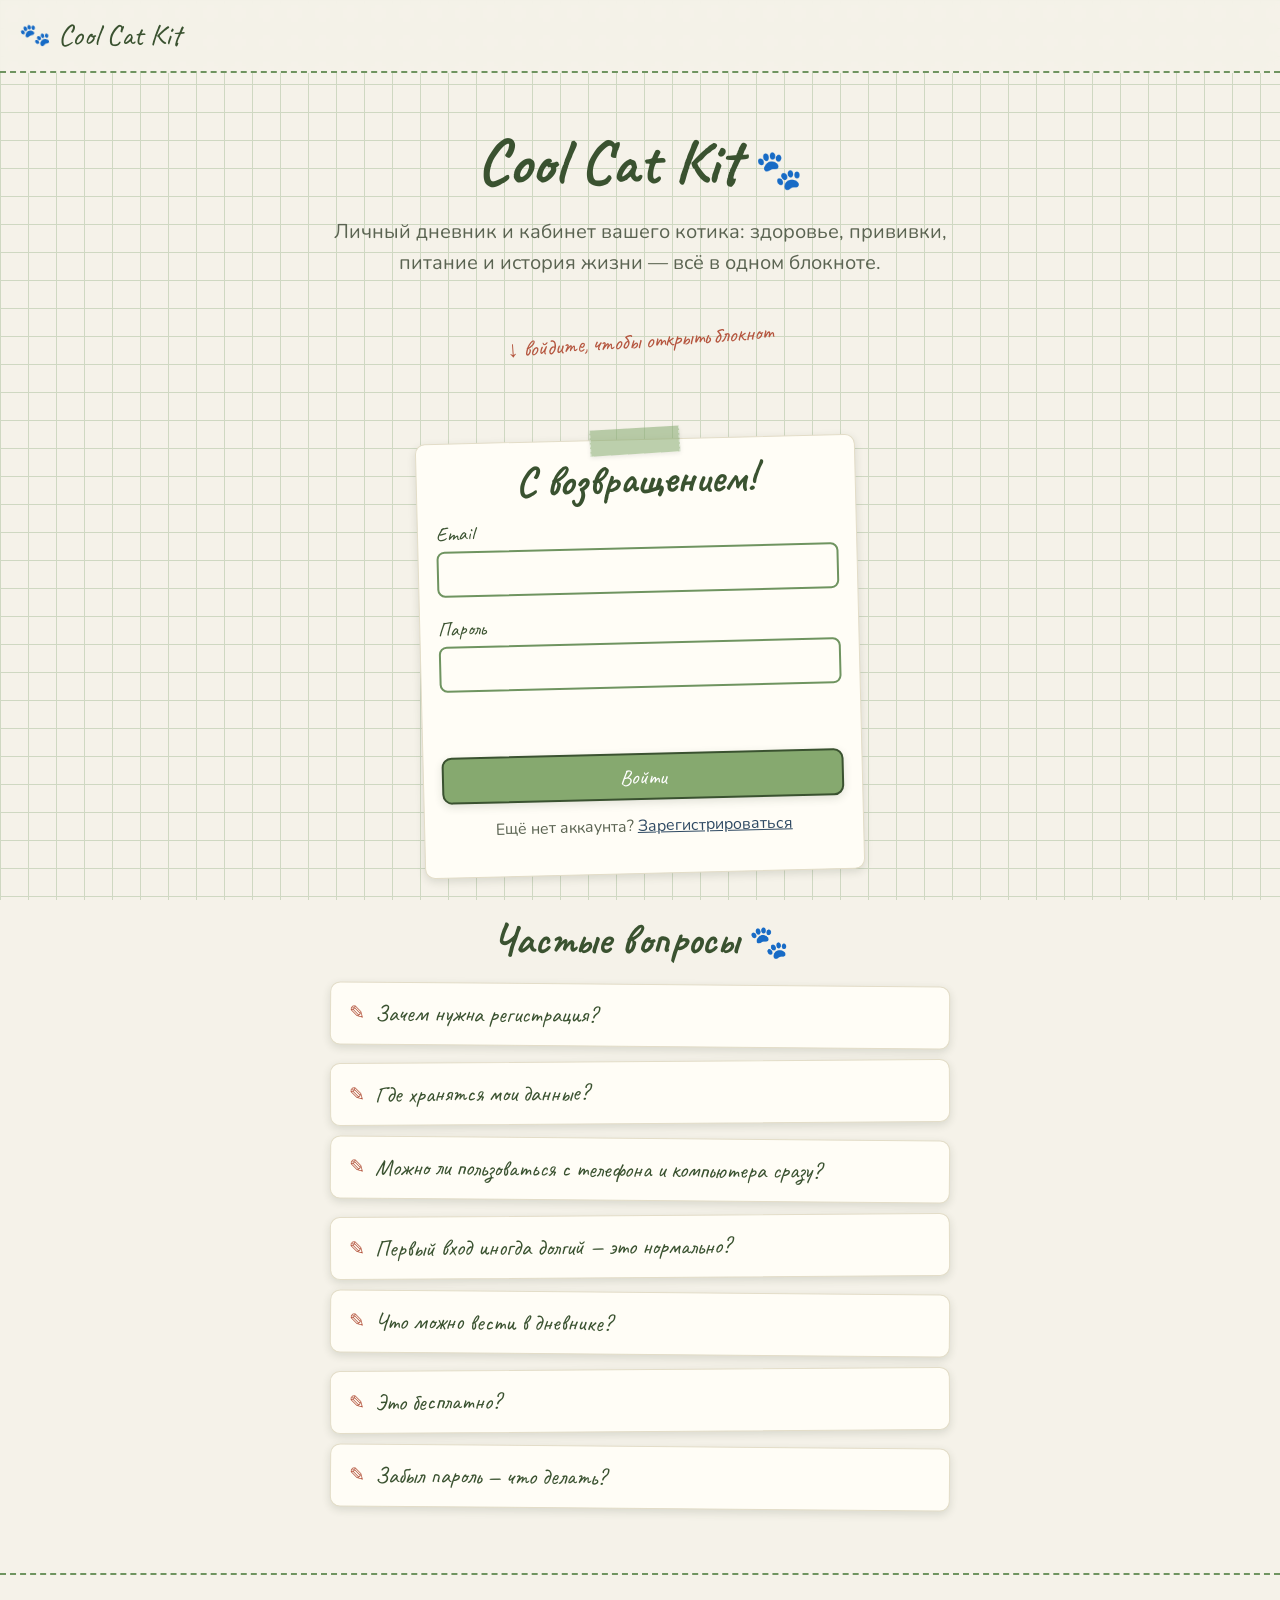
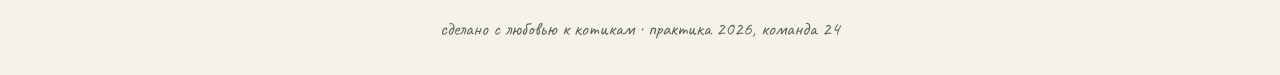
<file: pages/profile.html>
<!DOCTYPE html>
<html lang="ru">
<head>
  <meta charset="UTF-8">
  <meta name="viewport" content="width=device-width, initial-scale=1.0">
  <title>Профиль — Cool Cat Kit</title>
  <link rel="preconnect" href="https://fonts.googleapis.com">
  <link rel="preconnect" href="https://fonts.gstatic.com" crossorigin>
  <link href="https://fonts.googleapis.com/css2?family=Caveat:wght@500;700&family=Nunito:wght@400;600;800&display=swap" rel="stylesheet">
  <link rel="stylesheet" href="../css/style.css?v=13">
</head>
<body data-page="profile">
  <main class="wrap">
    <div class="section-head">
      <h1>Профиль</h1>
    </div>

    <div class="card form-card form-card--wide card--tilt-r">
      <span class="tape"></span>
      <form id="profileForm">
        <div class="avatar-edit">
          <img id="avPreview" alt="avatar">
          <label class="btn btn--ghost btn--sm">
            📷 сменить фото
            <input id="avFile" type="file" accept="image/*" hidden>
          </label>
        </div>

        <h3 class="form-section">Хозяин</h3>
        <div class="field"><label>Ваше имя</label><input id="pf-name" required></div>
        <div class="field"><label>Email</label><input id="pf-email" disabled></div>

        <h3 class="form-section">Паспорт котика <span class="form-section-note" id="pf-age"></span></h3>
        <div class="field"><label>Кличка</label><input id="pf-cat" placeholder="Барсик"></div>
        <div class="field-row">
          <div class="field"><label>Порода</label><select id="pf-breed"></select></div>
          <div class="field"><label>Пол</label>
            <select id="pf-sex">
              <option value="">—</option>
              <option value="m">♂ котик</option>
              <option value="f">♀ кошка</option>
            </select>
          </div>
        </div>
        <div class="field-row">
          <div class="field"><label>Дата рождения</label><input id="pf-birth" type="date"></div>
          <div class="field"><label>Чип / клеймо</label><input id="pf-chip" placeholder="номер"></div>
        </div>
        <div class="field"><label>Текущий вес</label>
          <div class="pf-weight"><span id="pf-weight" class="muted">—</span>
            <a class="btn btn--ghost btn--sm" href="weight.html">⚖️ трекер веса</a></div>
        </div>

        <button class="btn btn--block" type="submit">Сохранить</button>
      </form>
      <div style="text-align:center;margin-top:16px">
        <button class="btn btn--ghost btn--sm" id="logoutBtn">Выйти из аккаунта →</button>
      </div>
    </div>
  </main>

  <footer class="foot">это твой блокнот, храни его 🐾</footer>

  <script src="../js/data.js?v=13"></script>
  <script src="../js/app.js?v=13"></script>
  <script src="../js/pages.js?v=13"></script>
</body>
</html>
</file>
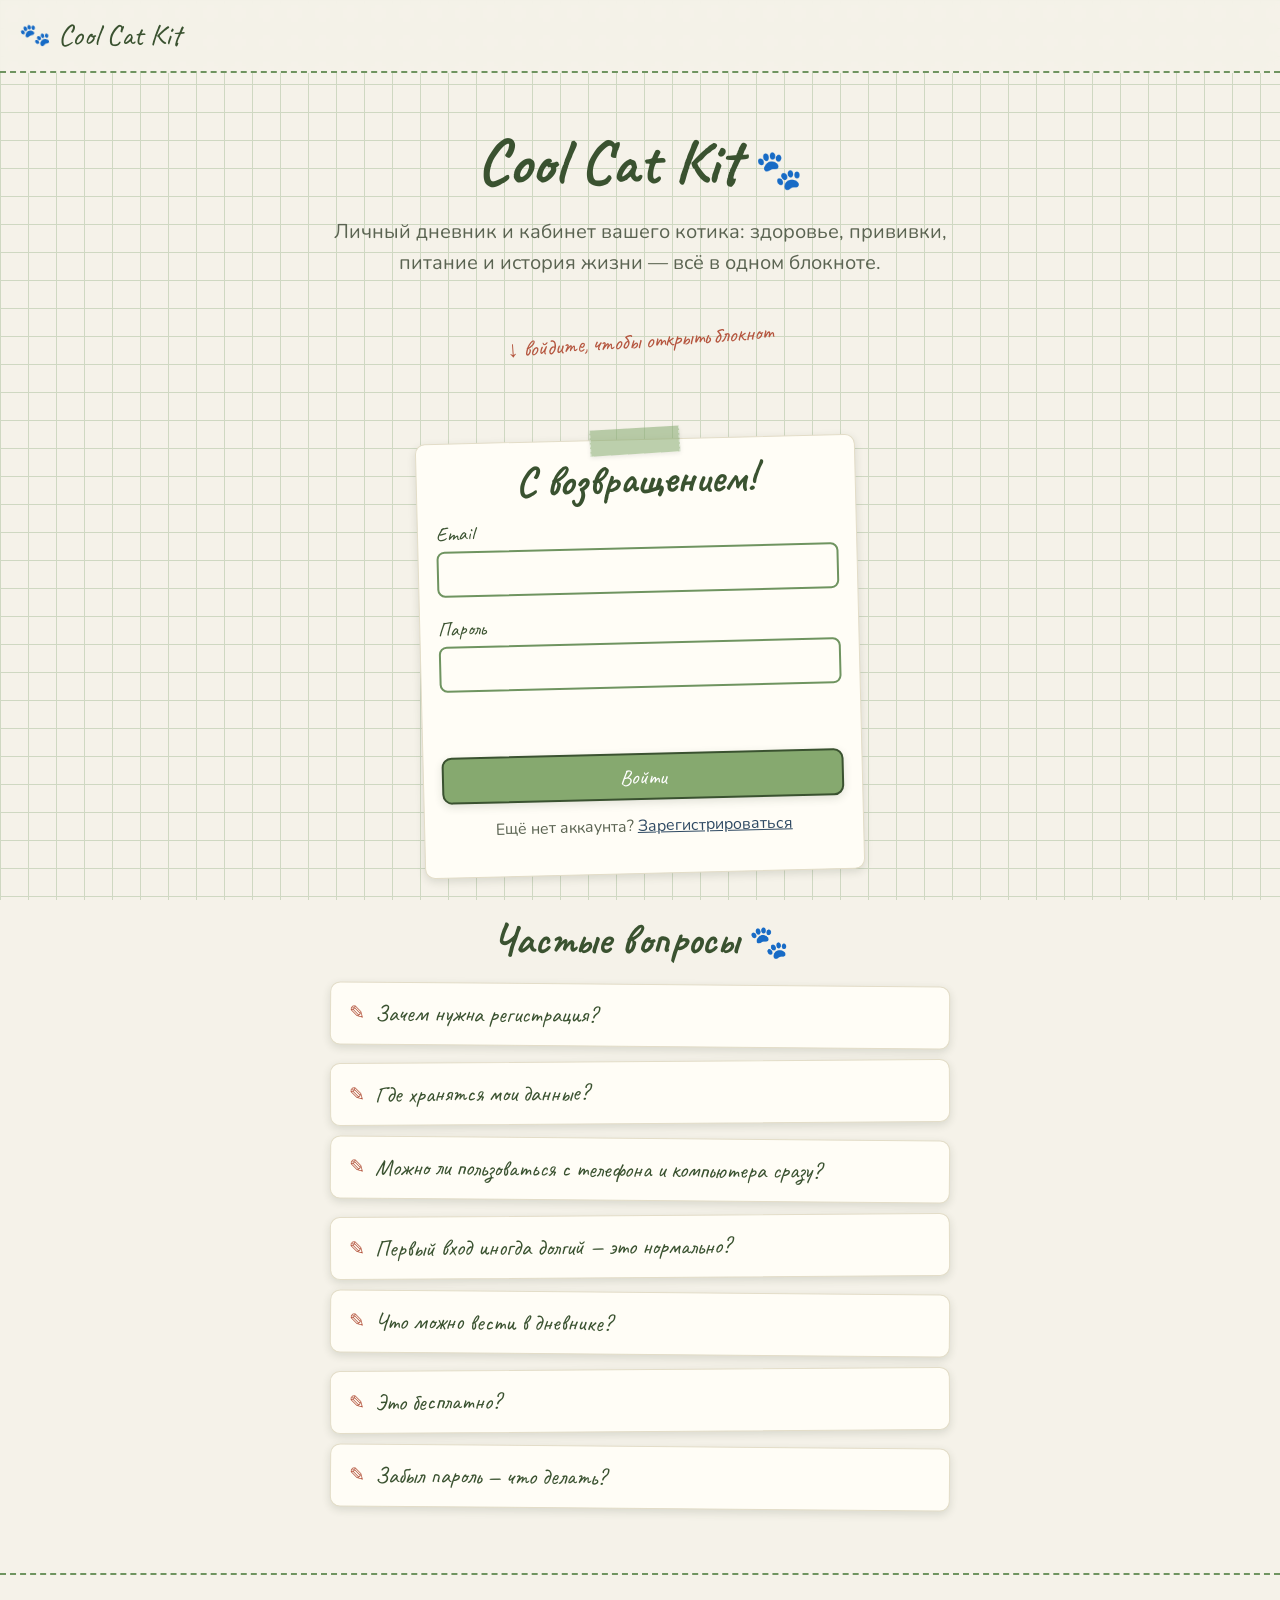
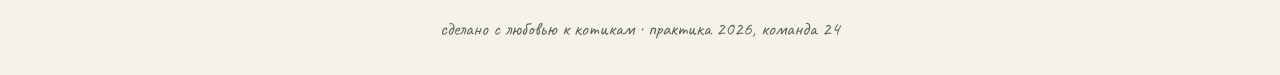
<file: pages/weight.html>
<!DOCTYPE html>
<html lang="ru">
<head>
  <meta charset="UTF-8">
  <meta name="viewport" content="width=device-width, initial-scale=1.0">
  <title>Вес котика — Cool Cat Kit</title>
  <link rel="preconnect" href="https://fonts.googleapis.com">
  <link rel="preconnect" href="https://fonts.gstatic.com" crossorigin>
  <link href="https://fonts.googleapis.com/css2?family=Caveat:wght@500;700&family=Nunito:wght@400;600;800&display=swap" rel="stylesheet">
  <link rel="stylesheet" href="../css/style.css?v=13">
</head>
<body data-page="weight">
  <main class="wrap">
    <div class="section-head">
      <h1>Вес котика</h1>
      <span class="spacer"></span>
      <a class="btn btn--teal btn--sm" href="profile.html">паспорт котика</a>
    </div>
    <p class="muted">Записывай вес время от времени — график покажет, как меняется форма котика.</p>

    <div class="card card--tilt-l" style="margin:22px 0">
      <span class="tape"></span>
      <h3>Новое измерение</h3>
      <form id="weightForm">
        <div class="field-row">
          <div class="field"><label>Дата</label><input name="date" type="date" required></div>
          <div class="field"><label>Вес, кг</label><input name="kg" type="number" step="0.01" min="0.3" max="30" required placeholder="4.2"></div>
        </div>
        <button class="btn btn--block" type="submit" style="margin-top:6px">+ Добавить</button>
      </form>
    </div>

    <div class="card weight-chart-card" id="chartCard">
      <div class="weight-chart-head">
        <h3>Динамика</h3>
        <div id="weightStats" class="weight-stats"></div>
      </div>
      <div class="weight-canvas-wrap"><canvas id="weightChart"></canvas></div>
    </div>

    <section class="weight-list" id="weightList"></section>
  </main>

  <footer class="foot">в форме и в радости 🐾</footer>

  <script src="../js/app.js?v=13"></script>
  <script src="../js/pages.js?v=13"></script>
</body>
</html>
</file>
<file: css/style.css>
/* Дизайн-система "блокнот хозяина кота". Палитра от #86a96f (зелёный) к синим. */

:root {
  /* --- палитра (зелёный → синий) --- */
  --sage-100: #c3d6ad;
  --sage-200: #a7c084;
  --sage:     #86a96f;
  --sage-600: #6f9460;
  --sage-700: #5a7d52;
  --forest:   #3a5230;
  --teal:     #4d6b73;
  --steel:    #3d5763;
  --navy:     #2f4a63;
  --navy-900: #1f3a5e;

  /* --- бумага и чернила --- */
  --paper:    #f5f2e9;
  --paper-2:  #efeada;
  --ink:      #2c3528;
  --ink-soft: #5b6452;
  --line:     #cfd8c2;          /* линии "тетрадного" фона */
  --pen-red:  #b5563f;          /* красная ручка для пометок */
  --pen-blue: #355a7a;

  --shadow:   0 6px 18px rgba(40, 55, 35, .18);
  --shadow-sm:0 3px 9px rgba(40, 55, 35, .14);
  --radius:   10px;

  --font-hand: "Caveat", "Marck Script", cursive;
  --font-body: "Nunito", system-ui, sans-serif;
}

* { box-sizing: border-box; }

html { scroll-behavior: smooth; }

body {
  margin: 0;
  font-family: var(--font-body);
  color: var(--ink);
  background-color: var(--paper);
  /* тетрадный фон: тонкая клетка + горизонтальные линии */
  background-image:
    linear-gradient(var(--line) 1px, transparent 1px),
    linear-gradient(90deg, var(--line) 1px, transparent 1px);
  background-size: 28px 28px, 28px 28px;
  background-attachment: fixed;
  line-height: 1.55;
  min-height: 100vh;
}

img { max-width: 100%; display: block; }
a { color: var(--navy); }

/* ---------- типографика ---------- */
h1, h2, h3 { font-family: var(--font-hand); font-weight: 700; line-height: 1.05; margin: 0 0 .3em; color: var(--forest); }
h1 { font-size: clamp(2.4rem, 6vw, 4rem); }
h2 { font-size: clamp(1.8rem, 4vw, 2.6rem); }
h3 { font-size: 1.5rem; }
.hand { font-family: var(--font-hand); }
.muted { color: var(--ink-soft); }

/* подчёркивание "от руки" */
.scribble {
  position: relative;
  display: inline-block;
}
.scribble::after {
  content: "";
  position: absolute; left: -2%; right: -2%; bottom: .02em; height: .35em;
  background: var(--sage-200);
  z-index: -1;
  transform: rotate(-1.2deg);
  border-radius: 40% 60% 55% 45%;
  opacity: .8;
}

/* ---------- контейнер ---------- */
.wrap { max-width: 1080px; margin: 0 auto; padding: 0 20px; }

/* Шапка / навигация */
.topbar {
  position: sticky; top: 0; z-index: 50;
  display: flex; align-items: center; gap: 16px;
  padding: 12px 20px;
  background: rgba(245, 242, 233, .92);
  backdrop-filter: blur(6px);
  border-bottom: 2px dashed var(--sage-600);
}
.topbar .brand {
  font-family: var(--font-hand); font-size: 1.9rem; color: var(--forest);
  text-decoration: none; display: flex; align-items: center; gap: 8px;
}
.topbar .brand .paw { font-size: 1.5rem; transform: rotate(-12deg); }
.topbar .spacer { flex: 1; }

.back-btn {
  font-family: var(--font-hand); font-size: 1.35rem;
  background: none; border: none; color: var(--pen-blue); cursor: pointer;
  text-decoration: none; display: inline-flex; align-items: center; gap: 4px;
  padding: 4px 8px;
}
.back-btn:hover { transform: translateX(-3px); }

/* мини-аватар в шапке */
.topbar .me {
  display: flex; align-items: center; gap: 8px; text-decoration: none; color: var(--ink);
}
.topbar .me img {
  width: 38px; height: 38px; border-radius: 50%; object-fit: cover;
  border: 2px solid var(--sage); transform: rotate(-3deg);
}

/* Кнопки */
.btn {
  font-family: var(--font-hand); font-size: 1.35rem;
  display: inline-flex; align-items: center; gap: 8px;
  padding: 8px 22px; border-radius: var(--radius);
  border: 2px solid var(--forest); background: var(--sage); color: #fff;
  cursor: pointer; text-decoration: none; box-shadow: var(--shadow-sm);
  transition: transform .12s ease, box-shadow .12s ease;
}
.btn:hover { transform: translateY(-2px) rotate(-.5deg); box-shadow: var(--shadow); }
.btn:active { transform: translateY(0); }
.btn--ghost { background: transparent; color: var(--forest); }
.btn--navy { background: var(--navy); border-color: var(--navy-900); }
.btn--teal { background: var(--teal); border-color: var(--steel); }
.btn--sm { font-size: 1.1rem; padding: 5px 14px; }
.btn--block { width: 100%; justify-content: center; }

/* Карточки ("заметки на бумаге") */
.card {
  background: #fffdf6;
  border: 1px solid #e3ddc8;
  border-radius: var(--radius);
  box-shadow: var(--shadow-sm);
  padding: 18px;
  position: relative;
}
.card--tilt-l { transform: rotate(-1.4deg); }
.card--tilt-r { transform: rotate(1.4deg); }

/* скотч сверху карточки */
.tape {
  position: absolute; top: -12px; left: 50%; transform: translateX(-50%) rotate(-2deg);
  width: 90px; height: 26px;
  background: rgba(134, 169, 111, .55);
  border-left: 1px dashed rgba(255,255,255,.5);
  border-right: 1px dashed rgba(255,255,255,.5);
  box-shadow: 0 2px 4px rgba(0,0,0,.08);
}
.tape--blue { background: rgba(53, 90, 122, .42); }
.tape--corner { left: 16px; top: -10px; transform: rotate(-24deg); width: 70px; }

/* скрепка */
.clip {
  position: absolute; top: -14px; right: 22px;
  width: 22px; height: 52px; border: 3px solid #9aa6b0; border-radius: 12px;
  border-bottom: none; transform: rotate(8deg);
}

/* Hero (главная / вход) */
.hero { text-align: center; padding: 56px 0 28px; }
.hero .sub { font-size: 1.25rem; color: var(--ink-soft); max-width: 620px; margin: 0 auto 24px; }
.hero .doodle { font-family: var(--font-hand); color: var(--pen-red); font-size: 1.4rem; transform: rotate(-4deg); display: inline-block; }

/* Группы разделов на главной: "Твой кот" (персональное) и "Справочник" (общее) */
.cabinet-group { margin: 34px 0; }
.group-head { display: flex; align-items: flex-end; gap: 16px; border-bottom: 2px dashed var(--sage-600); padding-bottom: 6px; margin-bottom: 6px; }
.group-head h2 { margin: 0; }
.group-head .muted { margin: 0 0 2px; font-size: .95rem; }
.group-head-text { flex: 1; }
.group-toggle { flex-shrink: 0; white-space: nowrap; }
/* плавное сворачивание справочника: max-height задаётся из JS — работает во всех браузерах */
.tiles-wrap {
  overflow: hidden;
  margin-top: 6px;
  transition: max-height .42s ease, opacity .3s ease;
}
.cabinet-group.collapsed .tiles-wrap { opacity: 0; }
.tiles-wrap > .tiles {
  margin: 0 -12px;      /* запас, чтобы тень/наклон плиток не обрезались */
  padding: 12px;
}

/* Сетка разделов на главной (dashboard) */
.tiles { display: grid; grid-template-columns: repeat(auto-fit, minmax(230px, 1fr)); gap: 26px; margin: 18px 0 0; }
.tile {
  display: flex; flex-direction: column; gap: 8px;
  text-decoration: none; color: var(--ink);
  background: #fffdf6; border: 1px solid #e3ddc8; border-radius: var(--radius);
  padding: 22px; box-shadow: var(--shadow-sm); position: relative;
  transition: transform .14s ease, box-shadow .14s ease;
  min-height: 150px;
}
.tile:nth-child(odd)  { transform: rotate(-1deg); }
.tile:nth-child(even) { transform: rotate(1deg); }
.tile:hover { transform: rotate(0) translateY(-4px); box-shadow: var(--shadow); }
.tile .emoji { font-size: 2.6rem; }
.tile h3 { margin: 0; }
.tile p { margin: 0; color: var(--ink-soft); font-size: .95rem; }
.tile .go { font-family: var(--font-hand); color: var(--pen-blue); font-size: 1.2rem; margin-top: auto; }

/* акцентная полоса слева у плиток (зелёный→синий перебор) */
.tile::before {
  content: ""; position: absolute; left: 0; top: 14px; bottom: 14px; width: 6px; border-radius: 6px;
}
.tile.t-breeds::before  { background: var(--sage); }
.tile.t-medical::before { background: var(--sage-700); }
.tile.t-food::before    { background: var(--teal); }
.tile.t-calendar::before{ background: var(--steel); }
.tile.t-history::before { background: var(--navy); }
.tile.t-memes::before   { background: var(--pen-red); }
.tile.t-weight::before  { background: var(--sage-600); }
.tile.t-foodtips::before { background: var(--pen-blue); }

/* Сетка пород */
.breed-grid { display: grid; grid-template-columns: repeat(auto-fill, minmax(260px, 1fr)); gap: 30px; margin: 30px 0; }
.breed-card {
  background: #fffdf6; border: 1px solid #e3ddc8; border-radius: var(--radius);
  box-shadow: var(--shadow-sm); cursor: pointer; overflow: hidden;
  padding: 10px 10px 16px; text-align: center; position: relative;
  transition: transform .14s ease, box-shadow .14s ease;
}
.breed-card:nth-child(3n+1) { transform: rotate(-1.5deg); }
.breed-card:nth-child(3n+2) { transform: rotate(1deg); }
.breed-card:nth-child(3n)   { transform: rotate(-.5deg); }
.breed-card:hover { transform: rotate(0) translateY(-5px); box-shadow: var(--shadow); }
.breed-card img { width: 100%; height: 210px; object-fit: cover; object-position: center 12%; border-radius: 6px; }
.breed-card h3 { margin: 12px 0 2px; }
.breed-card .life { font-size: .9rem; color: var(--ink-soft); }
.breed-card .tag { font-family: var(--font-hand); color: var(--pen-blue); font-size: 1.15rem; }

/* Модальное окно (детали породы) */
.modal-backdrop {
  position: fixed; inset: 0; background: rgba(30, 40, 25, .55);
  display: none; align-items: flex-start; justify-content: center;
  padding: 40px 16px; z-index: 100; overflow-y: auto;
}
.modal-backdrop.open { display: flex; }
.modal {
  background: var(--paper); width: min(720px, 100%);
  border-radius: var(--radius); box-shadow: var(--shadow); position: relative;
  padding: 26px 30px 34px; border: 1px solid #ddd6bf;
}
.modal .close {
  position: absolute; top: 8px; right: 8px; z-index: 5; cursor: pointer;
  width: 38px; height: 38px; border-radius: 50%; border: 1px solid #ddd6bf;
  background: var(--paper); color: var(--ink-soft); font-size: 1.55rem; line-height: 1;
  display: flex; align-items: center; justify-content: center; box-shadow: var(--shadow-sm);
  transition: background .15s ease, color .15s ease;
}
.modal .close:hover { background: var(--pen-red); color: #fff; }
/* фото опущено вниз, чтобы крестик в углу не лёг на котика; единый формат 4:3 + кроп по фокусу породы */
.modal .hero-img { display: block; width: 100%; aspect-ratio: 4 / 3; height: auto; margin-top: 26px; object-fit: cover; object-position: center 25%; border-radius: 8px; transform: rotate(-1deg); border: 6px solid #fff; box-shadow: var(--shadow-sm); }
.modal h2 { margin-top: 18px; }
.modal .columns { display: grid; grid-template-columns: 1fr 1fr; gap: 18px; margin-top: 14px; }
.modal .block h3 { color: var(--teal); font-size: 1.4rem; margin-bottom: 4px; }
.modal ul { margin: 0; padding-left: 20px; }
.modal ul li { margin: 2px 0; }
.pill { display: inline-block; background: var(--sage-100); color: var(--forest); padding: 2px 12px; border-radius: 999px; font-weight: 700; font-size: .9rem; }

/* строки событий и кнопка удаления внутри модалки (календарь) */
.modal .row { display: flex; align-items: center; gap: 10px; }
.modal .reminder-row {
  margin: 8px 0; padding: 8px 12px;
  background: #fffdf6; border: 1px solid #e9e3cf; border-radius: 8px;
}
.modal .reminder-row span { flex: 1; }
.modal .del {
  flex-shrink: 0; border: none; background: none; cursor: pointer;
  color: var(--pen-red); font-size: 1.35rem; line-height: 1;
  padding: 4px 8px; border-radius: 8px; transition: background .15s ease;
}
.modal .del:hover { background: rgba(181, 86, 63, .14); }
/* селект выбора типа события — чуть крупнее, удобнее попадать */
.modal .field select { font-size: 1.08rem; padding: 13px 14px; min-height: 50px; }

/* Формы (вход / регистрация / профиль) */
.form-card { max-width: 440px; margin: 30px auto; }
.field { margin-bottom: 16px; }
.field label { display: block; font-family: var(--font-hand); font-size: 1.25rem; color: var(--forest); margin-bottom: 2px; }
.field input, .field textarea, .field select {
  width: 100%; padding: 10px 12px; border: 2px solid var(--sage-600); border-radius: 8px;
  background: #fffdf6; font-family: var(--font-body); font-size: 1rem; color: var(--ink);
}
.field input:focus, .field textarea:focus, .field select:focus { outline: none; border-color: var(--teal); box-shadow: 0 0 0 3px rgba(77,107,115,.18); }
.field textarea { resize: vertical; min-height: 90px; }
/* Safari/WebKit рендерит input[type=date] по ширине контента — заставляем растянуться */
.field input[type="date"] { -webkit-appearance: none; appearance: none; width: 100%; min-height: 46px; }
.form-msg { font-family: var(--font-hand); font-size: 1.2rem; min-height: 1.4em; }
.form-msg.err { color: var(--pen-red); }
.form-msg.ok  { color: var(--sage-700); }
.switch-line { text-align: center; margin-top: 14px; color: var(--ink-soft); }

/* аватар-загрузка */
.avatar-edit { display: flex; flex-direction: column; align-items: center; gap: 10px; margin-bottom: 18px; }
.avatar-edit img { width: 120px; height: 120px; border-radius: 50%; object-fit: cover; border: 4px solid var(--sage); transform: rotate(-3deg); box-shadow: var(--shadow-sm); }

/* Заметки (медицина / прививки) */
.section-head { display: flex; align-items: center; gap: 16px; flex-wrap: wrap; margin: 26px 0 6px; }
.section-head .spacer { flex: 1; }

.notes-grid { display: grid; grid-template-columns: repeat(auto-fill, minmax(260px, 1fr)); gap: 24px; margin: 20px 0; }
.note {
  background: #fffdf6; border: 1px solid #e3ddc8; border-radius: var(--radius);
  box-shadow: var(--shadow-sm); padding: 16px 16px 14px; position: relative;
  border-top: 6px solid var(--sage);
}
.note.kind-vaccine  { border-top-color: var(--pen-red); }
.note.kind-med      { border-top-color: var(--teal); }
.note.kind-note     { border-top-color: var(--sage); }
.note:nth-child(even) { transform: rotate(.6deg); }
.note:nth-child(odd)  { transform: rotate(-.7deg); }
.note h3 { font-family: var(--font-body); font-size: 1.1rem; font-weight: 800; color: var(--ink); margin: 0 0 6px; }
.note .kind { font-family: var(--font-hand); font-size: 1.05rem; }
.note .body { white-space: pre-wrap; font-size: .96rem; }
.note .row { display: flex; gap: 10px; align-items: center; margin-top: 10px; flex-wrap: wrap; }
.note .date-chip { font-size: .82rem; background: var(--sage-100); color: var(--forest); padding: 2px 10px; border-radius: 999px; }
.note .del { margin-left: auto; border: none; background: none; cursor: pointer; color: var(--pen-red); font-size: 1.1rem; }
.empty { font-family: var(--font-hand); font-size: 1.5rem; color: var(--ink-soft); text-align: center; padding: 40px 0; }

/* Календарь */
.cal-head { display: flex; align-items: center; justify-content: center; gap: 18px; margin: 18px 0; }
.cal-head h2 { margin: 0; min-width: 230px; text-align: center; }
.cal-grid { display: grid; grid-template-columns: repeat(7, 1fr); gap: 8px; }
.cal-dow { text-align: center; font-family: var(--font-hand); font-size: 1.2rem; color: var(--teal); }
.cal-cell {
  background: #fffdf6; border: 1px solid #e3ddc8; border-radius: 8px;
  min-height: 78px; padding: 6px; cursor: pointer; position: relative;
  transition: transform .1s ease, box-shadow .1s ease;
}
.cal-cell:hover { transform: translateY(-2px); box-shadow: var(--shadow-sm); }
.cal-cell.empty-cell { background: transparent; border: none; cursor: default; }
.cal-cell .num { font-weight: 700; font-size: .9rem; color: var(--ink-soft); }
.cal-cell.today { border: 2px solid var(--sage); }
.cal-cell.today .num { color: var(--forest); }
.cal-cell .dots { position: absolute; bottom: 6px; left: 6px; display: flex; gap: 3px; }
.cal-cell .dot { width: 7px; height: 7px; border-radius: 50%; background: var(--sage); }
.cal-cell .dot.vaccine { background: var(--pen-red); }
.cal-cell .dot.med { background: var(--teal); }
.cal-cell .mini { font-size: .72rem; color: var(--ink); line-height: 1.15; margin-top: 2px; overflow: hidden; max-height: 2.4em; }

/* История кота (лента) */
.feed { max-width: 640px; margin: 24px auto; display: flex; flex-direction: column; gap: 30px; }
.post {
  background: #fffdf6; border: 1px solid #e3ddc8; border-radius: var(--radius);
  box-shadow: var(--shadow-sm); padding: 16px; position: relative;
}
.post:nth-child(even) { transform: rotate(-.6deg); }
.post:nth-child(odd)  { transform: rotate(.5deg); }
.post img { width: 100%; max-height: 460px; object-fit: cover; border-radius: 8px; border: 6px solid #fff; box-shadow: var(--shadow-sm); }
.post .meta { font-family: var(--font-hand); font-size: 1.2rem; color: var(--pen-blue); margin: 8px 0 4px; }
.post .text { white-space: pre-wrap; }
.post .del { position: absolute; top: 10px; right: 12px; border: none; background: rgba(255,255,255,.8); border-radius: 50%; width: 30px; height: 30px; cursor: pointer; color: var(--pen-red); }

/* Заглушка раздела (food / memes) */
.stub { text-align: center; padding: 60px 20px; }
.stub .big { font-size: 4rem; }
.stub h2 { margin-bottom: 6px; }
.stub p { color: var(--ink-soft); max-width: 520px; margin: 0 auto 8px; }

/* Footer */
.foot { text-align: center; padding: 40px 20px 30px; color: var(--ink-soft); font-family: var(--font-hand); font-size: 1.2rem; border-top: 2px dashed var(--sage-600); margin-top: 50px; }

/* Адаптив */
@media (max-width: 560px) {
  .modal .columns { grid-template-columns: 1fr; }
  .cal-cell { min-height: 56px; }
  .cal-cell .mini { display: none; }
  .topbar .brand { font-size: 1.5rem; }
}

/* toast-уведомление */
.toast {
  position: fixed; bottom: 24px; left: 50%; transform: translateX(-50%) translateY(20px);
  background: var(--forest); color: #fff; padding: 12px 22px; border-radius: 999px;
  font-family: var(--font-hand); font-size: 1.3rem; box-shadow: var(--shadow);
  opacity: 0; pointer-events: none; transition: all .25s ease; z-index: 200;
}
.toast.show { opacity: 1; transform: translateX(-50%) translateY(0); }

/* ---------- FAQ (страница входа) ---------- */
.faq {
  max-width: 620px;
  margin: 44px auto 64px;
}
.faq-title {
  text-align: center;
  color: var(--forest);
  margin-bottom: 22px;
}
.faq-title .paw { font-size: 2rem; }

.faq-item {
  background: #fffdf6;
  border: 1px solid #e3ddc8;
  border-radius: var(--radius);
  box-shadow: var(--shadow-sm);
  padding: 4px 18px;
  margin-bottom: 14px;
  transform: rotate(-.4deg);
}
.faq-item:nth-child(even) { transform: rotate(.5deg); }

.faq-q {
  width: 100%;
  background: none;
  border: none;
  text-align: left;
  cursor: pointer;
  font-family: var(--font-hand);
  font-size: 1.45rem;
  color: var(--forest);
  padding: 12px 0;
  display: flex;
  align-items: center;
  gap: 10px;
  user-select: none;
}
.faq-q::before {
  content: "✎";
  color: var(--pen-red);
  font-size: 1.2rem;
  transition: transform .25s ease;
}
.faq-item.open .faq-q::before { transform: rotate(90deg); }

/* плавное раскрытие ответа: max-height задаётся из JS по реальной высоте */
.faq-a {
  max-height: 0;
  overflow: hidden;
  opacity: 0;
  transition: max-height .32s ease, opacity .3s ease;
}
.faq-item.open .faq-a { opacity: 1; }
.faq-a > p {
  margin: 0;
  padding: 4px 0 16px 28px;
  color: var(--ink-soft);
  line-height: 1.6;
}

/* ======================= v3: новые компоненты ======================= */

/* экран загрузки (профиль/данные с сервера, «холодный старт») */
.app-loader {
  position: fixed; inset: 0; z-index: 500; background: var(--paper);
  display: flex; flex-direction: column; align-items: center; justify-content: center;
  gap: 10px; text-align: center; padding: 24px;
}
.app-loader-paw { font-size: 3rem; animation: paw-bounce 1s ease-in-out infinite; }
@keyframes paw-bounce { 0%, 100% { transform: translateY(0); } 50% { transform: translateY(-12px); } }
.app-loader p { margin: 0; font-family: var(--font-hand); font-size: 1.5rem; color: var(--forest); }
.app-loader p.muted { font-family: var(--font-body); font-size: .85rem; }

/* строка из двух полей */
.field-row { display: flex; gap: 14px; flex-wrap: wrap; }
.field-row > .field { flex: 1 1 140px; margin-bottom: 16px; }

/* подзаголовок секции формы */
.form-section {
  font-family: var(--font-hand); font-size: 1.5rem; color: var(--teal);
  margin: 18px 0 8px; padding-bottom: 4px; border-bottom: 2px dashed var(--sage-200);
}
.form-section:first-of-type { margin-top: 6px; }
.form-section-note { font-size: 1rem; color: var(--ink-soft); }
.form-card--wide { max-width: 560px; }
.pf-weight { display: flex; align-items: center; gap: 12px; flex-wrap: wrap; }

/* ---------- Дашборд на главной ---------- */
.dash { margin: 26px 0 8px; padding: 22px 24px; }
.dash-pet { display: flex; align-items: center; gap: 18px; flex-wrap: wrap; }
.dash-ava {
  width: 84px; height: 84px; border-radius: 50%; object-fit: cover;
  border: 4px solid var(--sage); transform: rotate(-3deg); box-shadow: var(--shadow-sm); flex-shrink: 0;
}
.dash-pet-info h2 { margin: 0 0 4px; font-size: 2.1rem; }
.dash-meta { display: flex; gap: 8px 14px; flex-wrap: wrap; color: var(--ink); font-size: .98rem; }
.dash-meta span { background: var(--paper-2); border-radius: 999px; padding: 2px 12px; }
.dash-edit {
  display: inline-block; margin-top: 8px; font-family: var(--font-hand);
  font-size: 1.2rem; color: var(--pen-red); text-decoration: none;
}
.dash-edit:hover { text-decoration: underline; }

.dash-cols { display: grid; grid-template-columns: 1fr 1fr; gap: 18px; margin-top: 20px; }
.dash-box {
  background: #fffdf6; border: 1px solid #e9e3cf; border-radius: var(--radius);
  padding: 14px 16px; display: flex; flex-direction: column;
}
.dash-box h3 { font-size: 1.3rem; margin: 0 0 8px; color: var(--forest); }
.dash-vac { margin: 0 0 6px; }
.dash-ok   { color: var(--sage-700); }
.dash-warn { color: var(--pen-red); }
.dash-events { list-style: none; margin: 0 0 6px; padding: 0; }
.dash-events li { display: flex; justify-content: space-between; gap: 10px; padding: 4px 0; border-bottom: 1px dashed var(--line); }
.dash-events li:last-child { border-bottom: none; }
.dash-ev-label { overflow: hidden; text-overflow: ellipsis; white-space: nowrap; }
.dash-when { color: var(--ink-soft); font-size: .85rem; white-space: nowrap; flex-shrink: 0; }
.dash-link { margin-top: auto; font-family: var(--font-hand); font-size: 1.15rem; color: var(--pen-blue); text-decoration: none; }
.dash-link:hover { text-decoration: underline; }

/* ---------- Поиск по породам ---------- */
.breed-toolbar { display: flex; align-items: center; gap: 14px; margin: 8px 0 2px; flex-wrap: wrap; }
#breedSearch {
  flex: 1 1 260px; padding: 11px 16px; border: 2px solid var(--sage-600); border-radius: 999px;
  background: #fffdf6; font-family: var(--font-body); font-size: 1rem; color: var(--ink);
}
#breedSearch:focus { outline: none; border-color: var(--teal); box-shadow: 0 0 0 3px rgba(77,107,115,.18); }
.breed-count { font-size: .9rem; white-space: nowrap; }

/* ---------- Фильтр-чипы (медраздел) ---------- */
.note-filters { display: flex; gap: 10px; flex-wrap: wrap; margin: 6px 0 4px; }
.chip {
  border: 2px solid var(--sage-200); background: #fffdf6; color: var(--forest);
  border-radius: 999px; padding: 6px 16px; cursor: pointer; font-family: var(--font-body);
  font-size: .95rem; font-weight: 600; transition: all .15s ease;
}
.chip:hover { border-color: var(--sage-600); }
.chip.active { background: var(--sage); border-color: var(--sage-700); color: #fff; }

/* следующая прививка в карточке заметки */
.next-due {
  margin: 6px 0; font-size: .9rem; color: var(--sage-700);
  background: var(--sage-100); border-radius: 8px; padding: 5px 10px; display: inline-block;
}
.next-due.overdue { color: #fff; background: var(--pen-red); }

/* ---------- Трекер веса ---------- */
.weight-chart-card { margin: 22px 0; padding: 18px 20px; }
.weight-chart-head { display: flex; align-items: baseline; justify-content: space-between; gap: 14px; flex-wrap: wrap; margin-bottom: 8px; }
.weight-chart-head h3 { margin: 0; }
.weight-stats { display: flex; gap: 10px 16px; align-items: baseline; flex-wrap: wrap; font-size: .92rem; }
.ws-cur b { font-size: 1.5rem; color: var(--forest); font-family: var(--font-hand); }
.ws-trend { font-weight: 700; }
.ws-trend.up { color: var(--pen-red); }
.ws-trend.down { color: var(--sage-700); }
.ws-trend.flat { color: var(--ink-soft); }
.weight-canvas-wrap { width: 100%; }
.weight-canvas-wrap canvas { display: block; width: 100%; }

.weight-list { display: flex; flex-direction: column; gap: 8px; margin: 8px 0 30px; max-width: 520px; }
.wl-row {
  display: flex; align-items: center; gap: 12px;
  background: #fffdf6; border: 1px solid #e9e3cf; border-radius: 8px; padding: 10px 14px;
}
.wl-date { color: var(--ink-soft); min-width: 92px; }
.wl-kg { flex: 1; font-weight: 700; }
.wl-delta { font-weight: 700; font-size: .85rem; margin-left: 6px; }
.wl-delta.up { color: var(--pen-red); }
.wl-delta.down { color: var(--sage-700); }
.wl-delta.flat { color: var(--ink-soft); }
.wl-row .del { border: none; background: none; cursor: pointer; color: var(--pen-red); font-size: 1.15rem; }

/* ---------- Калькулятор корма ---------- */
.food-layout { display: grid; grid-template-columns: 1fr 1fr; gap: 26px; align-items: start; margin: 22px 0; }
.food-result { position: sticky; top: 18px; }
.food-big { display: flex; gap: 16px; flex-wrap: wrap; margin: 6px 0 14px; }
.food-num {
  flex: 1 1 130px; text-align: center; background: #fffdf6; border: 1px solid #e9e3cf;
  border-radius: var(--radius); padding: 14px 10px;
}
.food-num b { display: block; font-family: var(--font-hand); font-size: 2.6rem; color: var(--forest); line-height: 1; }
.food-num span { font-size: .85rem; color: var(--ink-soft); }
.food-num.accent b { color: var(--teal); }
.food-notes { margin: 0; padding-left: 20px; font-size: .95rem; }
.food-notes li { margin: 5px 0; }

/* ---------- Карточки кормов (food-tips) ---------- */
.food-grid { display: grid; grid-template-columns: repeat(auto-fill, minmax(240px, 1fr)); gap: 26px; margin: 24px 0; }
.food-card {
  background: #fffdf6; border: 1px solid #e3ddc8; border-radius: var(--radius);
  box-shadow: var(--shadow-sm); cursor: pointer; overflow: hidden; position: relative;
  transition: transform .14s ease, box-shadow .14s ease;
}
.food-card:nth-child(3n+1) { transform: rotate(-1.2deg); }
.food-card:nth-child(3n+2) { transform: rotate(.8deg); }
.food-card:nth-child(3n)   { transform: rotate(-.4deg); }
.food-card:hover { transform: rotate(0) translateY(-5px); box-shadow: var(--shadow); }
.food-card img { width: 100%; height: 180px; object-fit: cover; display: block; }
.food-card-body { padding: 10px 14px 16px; }
.food-card h3 { margin: 8px 0 2px; font-size: 1.4rem; }
.food-card .tag { font-family: var(--font-hand); color: var(--pen-blue); font-size: 1.1rem; }
.food-price { margin-top: 6px; font-weight: 800; color: var(--forest); }
.food-badge { display: inline-block; font-size: .78rem; font-weight: 700; color: #fff; padding: 2px 10px; border-radius: 999px; }
.food-badge.food-holistic { background: var(--sage-700); }
.food-badge.food-premium  { background: var(--teal); }
.food-badge.food-super    { background: var(--navy); }

/* таблица сравнения классов кормов */
.food-compare { margin: 30px 0 50px; }
.food-compare h2 { margin-bottom: 14px; }
.food-table-wrap { overflow-x: auto; }
.food-table {
  width: 100%; border-collapse: collapse; background: #fffdf6;
  border: 1px solid #e3ddc8; border-radius: var(--radius); overflow: hidden; min-width: 580px;
}
.food-table th, .food-table td {
  padding: 10px 14px; text-align: left; vertical-align: top;
  border-bottom: 1px solid var(--line); font-size: .92rem;
}
.food-table thead th { background: var(--sage-100); color: var(--forest); font-family: var(--font-hand); font-size: 1.2rem; }
.food-table tbody th { font-weight: 800; color: var(--ink); width: 180px; }
.food-table tbody tr:last-child th, .food-table tbody tr:last-child td { border-bottom: none; }

/* ---------- Мемы про котиков (memes) ---------- */
.meme-grid { display: grid; grid-template-columns: repeat(auto-fill, minmax(240px, 1fr)); gap: 30px; margin: 28px 0 50px; }
.meme-card {
  background: #fff; border: 1px solid #e3ddc8; border-radius: 8px;
  padding: 12px 12px 6px; box-shadow: var(--shadow-sm); cursor: pointer;
  overflow: hidden; transition: transform .14s ease, box-shadow .14s ease;
}
.meme-card:nth-child(3n+1) { transform: rotate(-1.4deg); }
.meme-card:nth-child(3n+2) { transform: rotate(1.1deg); }
.meme-card:nth-child(3n)   { transform: rotate(-.6deg); }
.meme-card:hover { transform: rotate(0) translateY(-5px); box-shadow: var(--shadow); }
.meme-card img { width: 100%; height: 220px; object-fit: cover; border-radius: 4px; display: block; }
.meme-card .meme-cap {
  font-family: var(--font-hand); color: var(--pen-blue); font-size: 1.35rem;
  text-align: center; padding: 8px 4px 6px; line-height: 1.15;
}
.meme-modal-img { display: block; width: 100%; max-height: 72vh; object-fit: contain; border-radius: 6px; margin-top: 26px; background: #faf7ee; }
.meme-modal-cap { font-family: var(--font-hand); color: var(--pen-blue); font-size: 1.7rem; text-align: center; margin: 12px 0 4px; }

/* ---------- Памятка первой помощи (medical) ---------- */
.firstaid { margin: 40px 0 24px; }
.firstaid > h2 { margin-bottom: 6px; }
.firstaid-sub { font-family: var(--font-hand); color: var(--teal); font-size: 1.6rem; margin: 22px 0 10px; }
.firstaid-warn {
  margin-top: 16px; background: rgba(181, 86, 63, .1); border-left: 4px solid var(--pen-red);
  color: var(--pen-red); padding: 10px 14px; border-radius: 8px; font-weight: 700;
}
/* списки внутри аккордеона */
.faq-a > .fa-body { padding: 4px 0 16px 28px; color: var(--ink-soft); line-height: 1.6; }
.faq-a > .fa-body ul { margin: 0; padding-left: 18px; }
.faq-a > .fa-body li { margin: 4px 0; }

@media (max-width: 720px) {
  .dash-cols { grid-template-columns: 1fr; }
  .food-layout { grid-template-columns: 1fr; }
  .food-result { position: static; }
}
</file>
